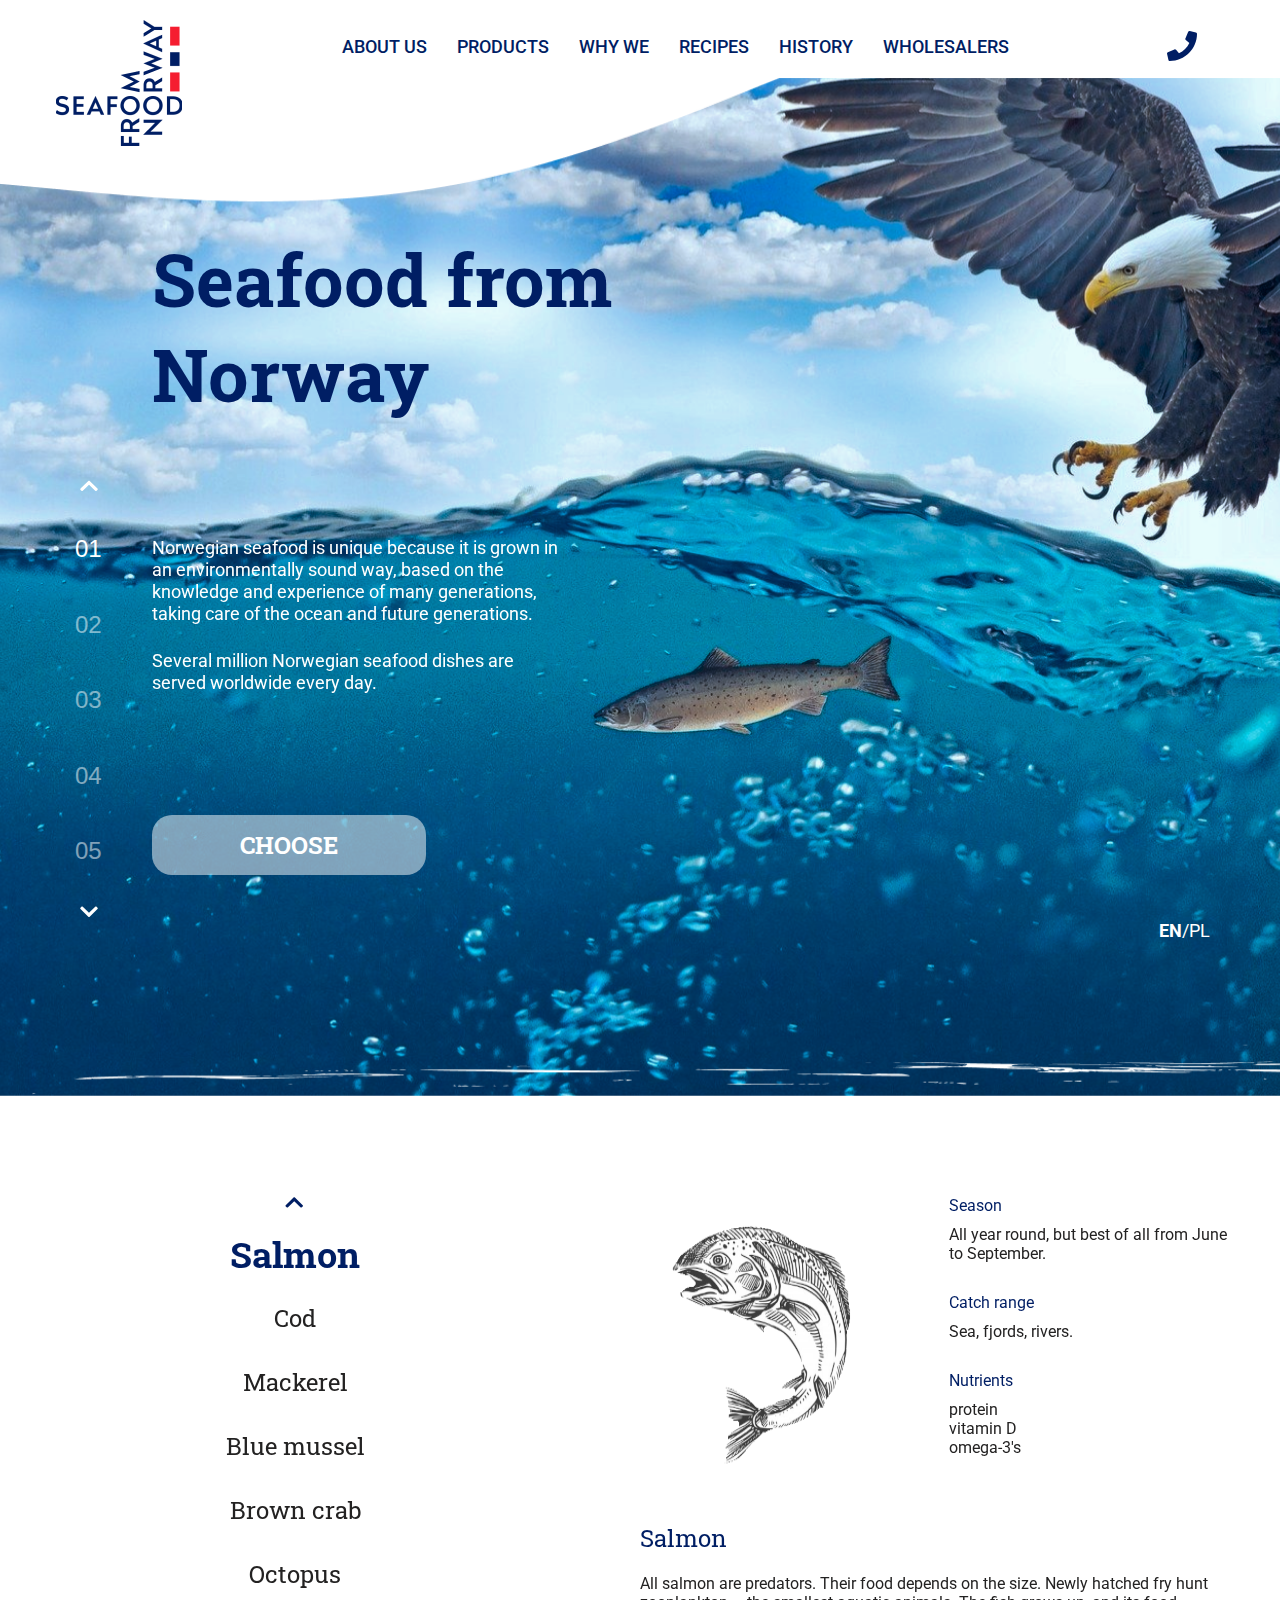
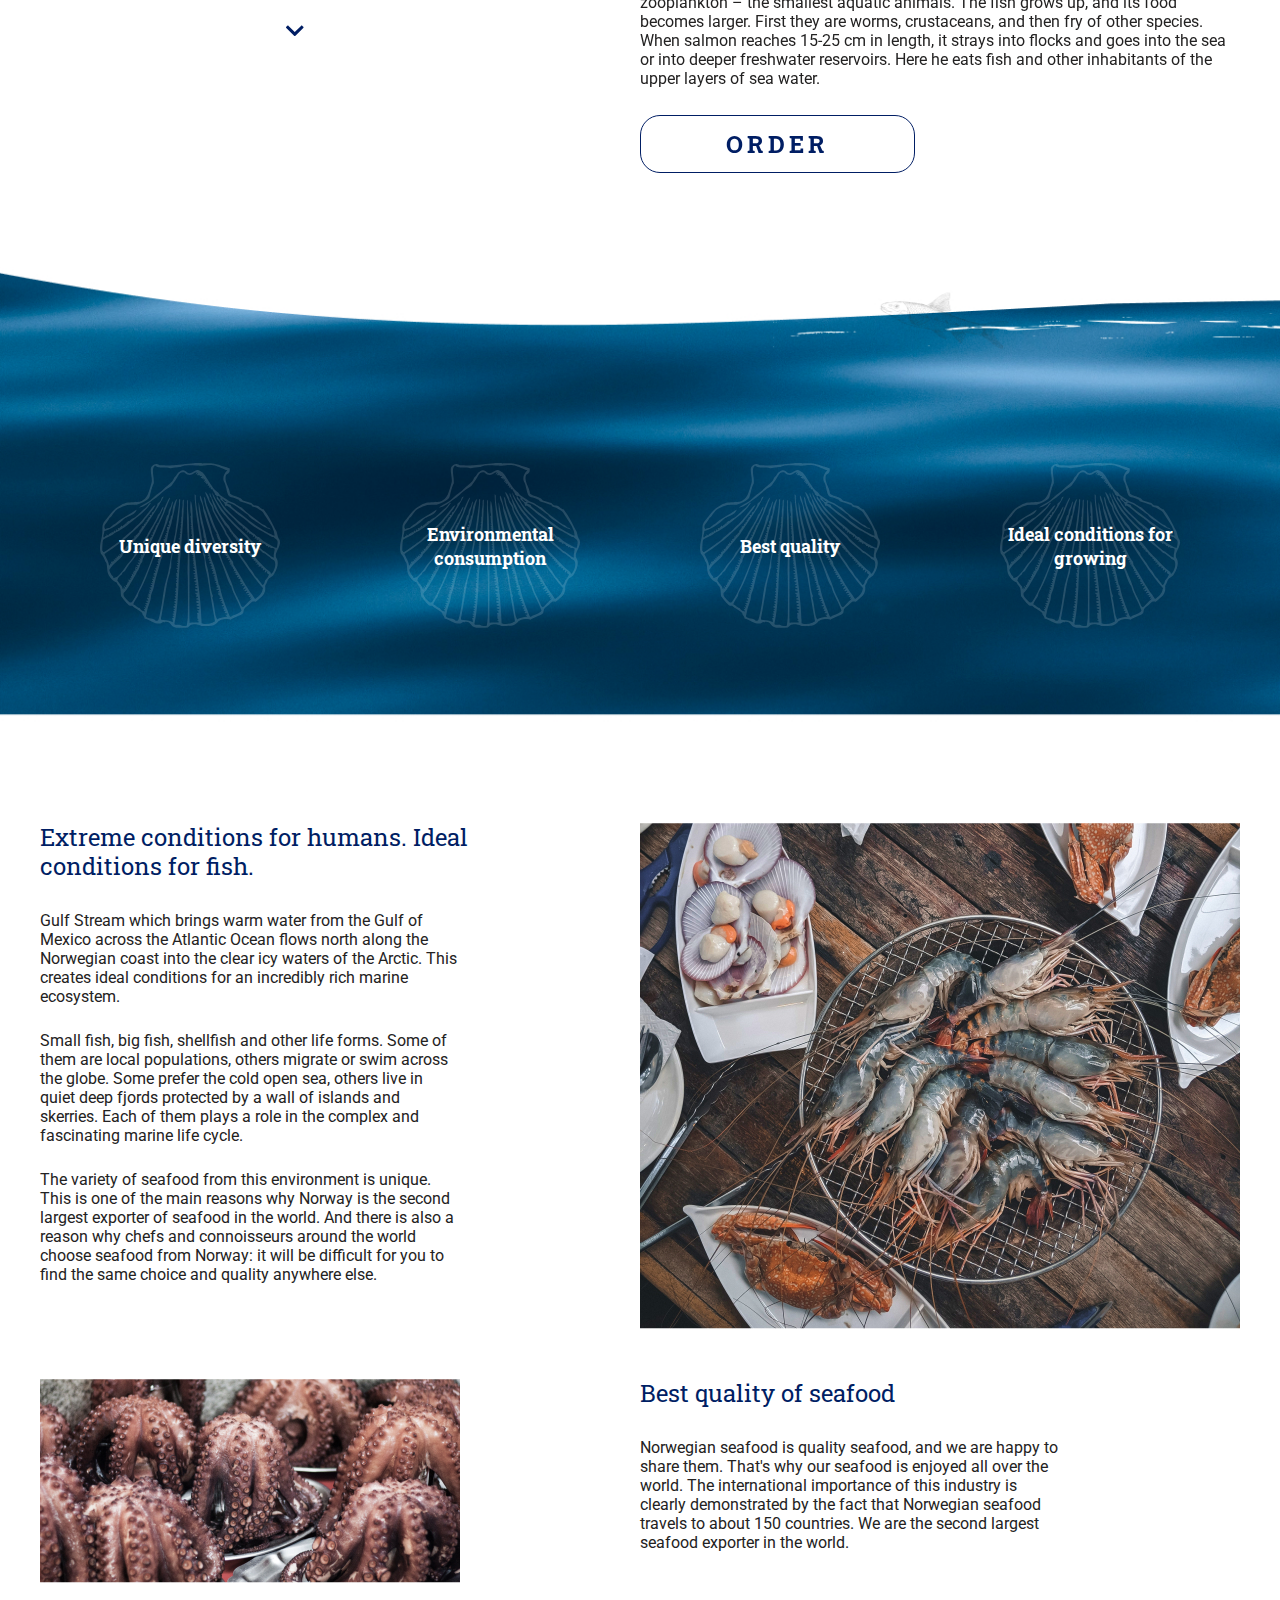
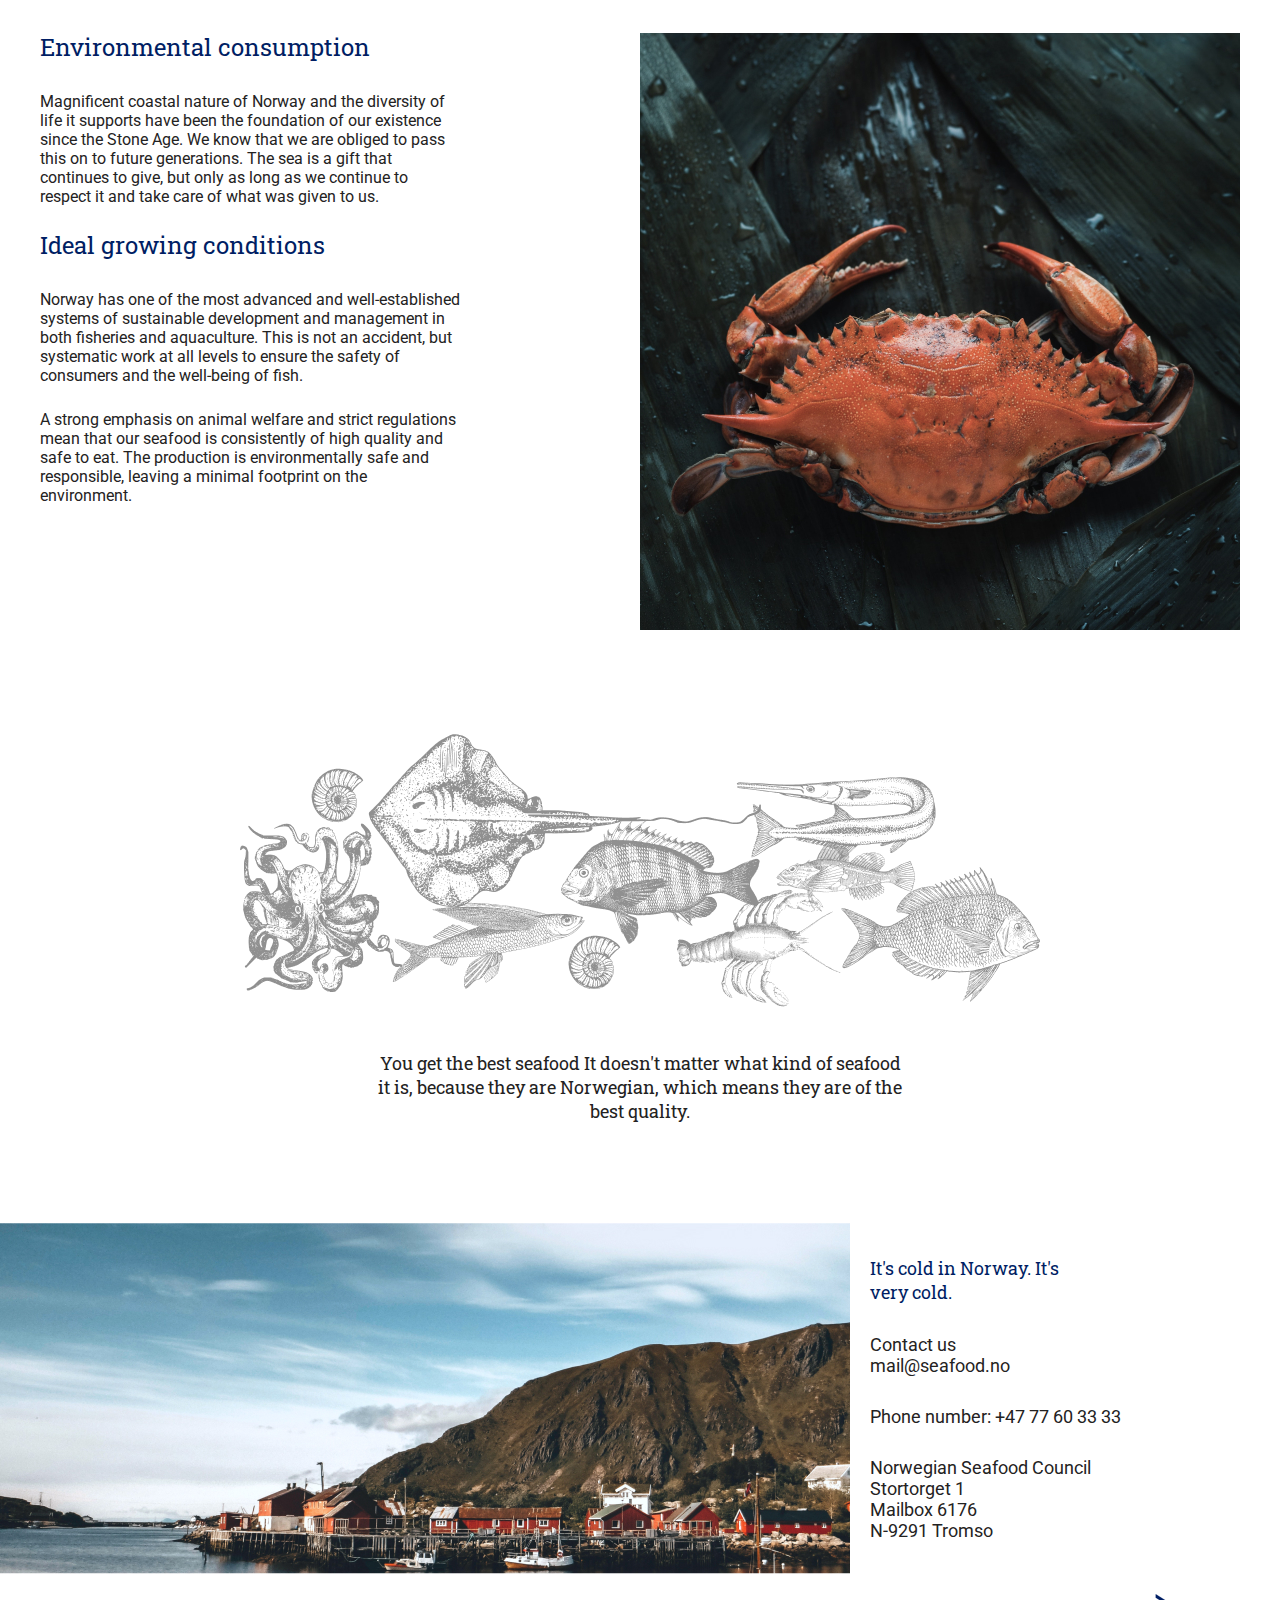
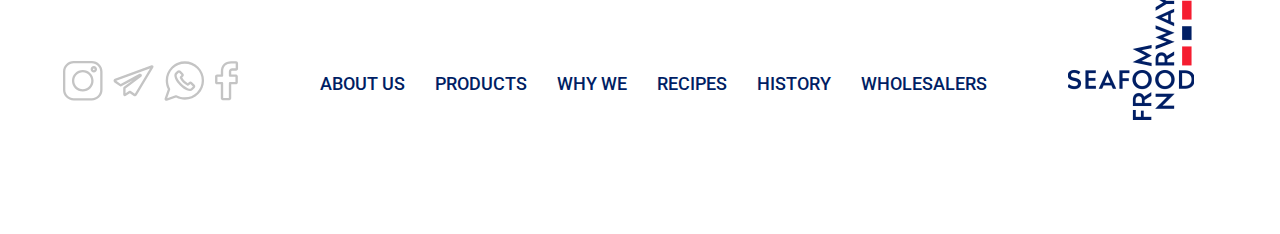
<file: index.html>
<!DOCTYPE html>
<html lang="en">
<head>
  <meta charset="UTF-8">
  <meta name="viewport" content="width=device-width, initial-scale=1.0">
  <meta http-equiv="X-UA-Compatible" content="ie=edge">
  <title>Seaproducts</title>
  <link rel="preconnect" href="https://fonts.googleapis.com">
  <link rel="preconnect" href="https://fonts.gstatic.com" crossorigin>
  <link href="https://fonts.googleapis.com/css2?family=Roboto+Slab:wght@400;700&family=Roboto:wght@400;500&display=swap" rel="stylesheet">
  <link rel="stylesheet" href="css/reset.css">
  <link rel="stylesheet" href="css/slick.css">
  <link rel="stylesheet" href="css/jquery.fancybox.css">
  <link rel="stylesheet" href="css/style.css">
</head>
<body>
  <header class="header">
    <div class="container">
      <div class="header__top">
        <a class="logo" href="#">
          <img class="logo__img" src="images/logo.png" alt="logo">
        </a>
        <nav class="menu">
          <button class="menu__btn">
            <span></span>
          </button>
          <ul class="menu__list">
            <li class="menu__item">
              <a class="menu__link" href="#about">ABOUT US</a>
            </li>
            <li class="menu__item">
              <a class="menu__link" href="#products">PRODUCTS</a>
            </li>
            <li class="menu__item">
              <a class="menu__link" href="#why">WHY WE</a>
            </li>
            <li class="menu__item">
              <a class="menu__link" href="#recipies">RECIPES</a>
            </li>
            <li class="menu__item">
              <a class="menu__link" href="#history">HISTORY</a>
            </li>
            <li class="menu__item">
              <a class="menu__link" href="#sales">WHOLESALERS</a>
            </li>
          </ul>
        </nav>
        <div class="phone">
          <a class="phone-link" href="tel:48999999999">
            <img class="phone_img" src="images/phone.svg" alt="phone">
          </a>
        </div>
      </div>
    </div>
    <div class="header-content">
      <div class="container">
        <h1 class="title">
          Seafood from Norway
        </h1>
        <div class="header-slider" id="history">
          <div class="header-slider__item">
            <p class="header-slider__text">
              Norwegian seafood is unique because it is grown in an environmentally sound way, based on the knowledge and experience of many generations, taking care of the ocean and future generations.
            </p>
            <p class="header-slider__text">
              Several million Norwegian seafood dishes are served worldwide every day.
            </p>
          </div> 
          <div class="header-slider__item">
            <p class="header-slider__text">
              The Norwegian coastal ecosystem boasts natural resources that are the envy of the entire world — a seafood lovers' paradise. To a great extent, a feat accomplished due to the respect and protectiveness the Norwegians bestow to maintain the fragile balance.
            </p>
          </div>
          <div class="header-slider__item">
            <p class="header-slider__text">
              The unique coastline runs from the edge of mainland Europe to the tip of the arctic, with beautiful fjords, bays, skerries, and islands scattered throughout. It truly is a distinct and special part of the world.
            </p>
          </div>
          <div class="header-slider__item">
            <p class="header-slider__text">
              As the country with the second-longest coastline, it is no surprise that Norway is a place that prides itself on its ability to fish. However, don't be confused; fishing in this part of the world is not for the uninitiated. 
            </p>
            <p class="header-slider__text">
              The freezing temperatures in Northern Norway can only be contrasted with the warm welcome with which the locals greet their guests.
            </p>
          </div>
          <div class="header-slider__item">
            <p class="header-slider__text">
              Along Norway's incredible 101,000km coastline, there is a variety of sea life not found anywhere else in the world. Much of this vast area is fished to supply people from around the world with a healthy and delicious option at mealtime.
            <p class="header-slider__text">
              Actually, describing Norwegian seafood as a single option doesn't do it justice. The array of possibilities with this cuisine are endless, with something to suit virtually all tastes.
            </p>
          </div>   
        </div>
        <a class="header__content-btn" href="#products">CHOOSE</a>
        <div class="header__content-box">
          <a class="header__content-link header__content-link--active" href="#">EN</a>/
          <a class="header__content-link" href="index-pl.html">PL</a>
        </div>
      </div>
    </div>
  </header>
  <main class="main">
    <section class="product" id="products">
      <div class="container">
        <div class="product__inner">
          <div class="product__name">
            <h3 class="product__name-item">Salmon</h3>
            <h3 class="product__name-item">Cod</h3>
            <h3 class="product__name-item">Mackerel</h3>
            <h3 class="product__name-item">Blue mussel</h3>
            <h3 class="product__name-item">Brown crab</h3>
            <h3 class="product__name-item">Octopus</h3>
            <h3 class="product__name-item">Shrimp</h3>
            <h3 class="product__name-item">King scallop</h3>
          </div>
          <div class="product__content">
            <div class="product__content-element">
              <div class="product__content-box">
                <img class="product__content-img" src="images/product4-salmon.png" alt="">
                <ul class="product__content-list">
                  <li class="product__content-item">
                    <span>Season</span>
                    All year round, but best of all from June to September.
                  </li>
                  <li class="product__content-item">
                    <span>Сatch range</span>
                    Sea, fjords, rivers.
                  </li>
                  <li class="product__content-item">
                    <span>Nutrients</span>
                    protein<br>
                    vitamin D<br>
                    omega-3's<br>
                  </li>
                </ul>
              </div>
              <h3 class="product__content-title">Salmon</h3>
              <p class="product__content-text">
                All salmon are predators. Their food depends on the size. Newly hatched fry hunt zooplankton – the smallest aquatic animals. The fish grows up, and its food becomes larger. First they are worms, crustaceans, and then fry of other species.
                When salmon reaches 15-25 cm in length, it strays into flocks and goes into the sea or into deeper freshwater reservoirs. Here he eats fish and other inhabitants of the upper layers of sea water.
              </p>
              <button class="product__content-btn">ORDER</button>
            </div>
            
            <div class="product__content-element">
              <div class="product__content-box">
                <img class="product__content-img" src="images/product5-cod.png" alt="">
                <ul class="product__content-list">
                  <li class="product__content-item">
                    <span>Season</span>
                    Between January and April.
                  </li>
                  <li class="product__content-item">
                    <span>Сatch range</span>
                    fjords and coastal areas.
                  </li>
                  <li class="product__content-item">
                    <span>Nutrients</span>
                    protein <br>
                    vitamin B6, B12 <br>
                    phosphorus, selenium, potassium, niacin<br>
                    omega-3's<br>
                  </li>
                </ul>
              </div>
              <h3 class="product__content-title">Cod</h3>
              <p class="product__content-text">
                Some of the best fish the ocean has to offer is the Norwegian cod. Every winter, this Atlantic cod migrates from the Barents Sea to its spawning grounds off Norway's northern coast.
                The world's largest cod stock is in Norwegian waters. An enormous fish stock that has been the means of existence for people along the coast for thousands of years – not just as food, but also as trading goods.
              </p>
              <button class="product__content-btn">ORDER</button>
            </div> 

            <div class="product__content-element">
              <div class="product__content-box">
                <img class="product__content-img" src="images/product6-mackerel.png" alt="">
                <ul class="product__content-list">
                  <li class="product__content-item">
                    <span>Season</span>
                    Between May and November.
                  </li>
                  <li class="product__content-item">
                    <span>Сatch range</span>
                    North sea, the Norwegian Sea and Skagerrak. 
                  </li>
                  <li class="product__content-item">
                    <span>Nutrients</span>
                    protein <br>
                    vitamin B12 and D <br>
                    iodine<br>
                    Omega-3's
                  </li>
                </ul>
              </div>
              <h3 class="product__content-title">Mackerel</h3>
              <p class="product__content-text">
                Swimming freely and feeding in the cold, clear waters of the Norwegian coastline, our mackerel has become a common and much sought - after catch. 
                The mackerel is constantly on the move to keep it from sinking as it has no swimming bladder. This bladder is a lung-like organ filled with gas, common to most fish to help to keep them at stable depths without exerting muscle power.
              </p>
              <button class="product__content-btn">ORDER</button>
            </div> 

            <div class="product__content-element">
              <div class="product__content-box">
                <img class="product__content-img" src="images/product7-mussel.png" alt="">
                <ul class="product__content-list">
                  <li class="product__content-item">
                    <span>Season</span>
                    During Autumn and Winter.
                  </li>
                  <li class="product__content-item">
                    <span>Сatch range</span>
                    Along the Norwegian coast.
                  </li>
                  <li class="product__content-item">
                    <span>Nutrients</span>
                    protein<br>
                    vitamin B12<br>
                    iodine<br>
                    selenium
                  </li>
                </ul>
              </div>
              <h3 class="product__content-title">Blue mussel</h3>
              <p class="product__content-text">
                As the blue mussels are found in plenty along the Norwegian coastline, anyone can gather a tasty meal. Keep in mind though that you should always follow the official advice of Norwegian authorities if harvesting solo. Algae consumed by blue mussels can contain contaminants that are harmful for humans.
              </p>
              <button class="product__content-btn">ORDER</button>
            </div> 

            <div class="product__content-element">
              <div class="product__content-box">
                <img class="product__content-img" src="images/product.png" alt="">
                <ul class="product__content-list">
                  <li class="product__content-item">
                    <span>Season</span>
                    All year round, but best of all in autumn.
                  </li>
                  <li class="product__content-item">
                    <span>Сatch range</span>
                    Along the Norwegian coast.
                  </li>
                  <li class="product__content-item">
                    <span>Nutrients</span>
                    protein<br>
                    vitamin B12<br>
                    selenium<br>
                  </li>
                </ul>
              </div>
              <h3 class="product__content-title">Brown crab</h3>
              <p class="product__content-text">
                To catch brown crabs, you won't need more than a flashlight and quick reflexes - the last thing brown crabs see is a flash and a shooting hand. But you have to act fast: after a second or two, the crab realizes what's going on and uses its claws to pinch you withall its might, and it won't let you go easily. Thus, catching crabs not only provides delicious food, but also causes an adrenaline rush.
              </p>
              <button class="product__content-btn">ORDER</button>
            </div> 

            <div class="product__content-element">
              <div class="product__content-box">
                <img class="product__content-img" src="images/product2-octopus.png" alt="">
                <ul class="product__content-list">
                  <li class="product__content-item">
                    <span>Season</span>
                    All year round.
                  </li>
                  <li class="product__content-item">
                    <span>Сatch range</span>
                    Along the Norwegian coast.
                  </li>
                  <li class="product__content-item">
                    <span>Nutrients</span>
                    potassium, sodium, phosphorus <br>
                    vitamin B4, B12 <br>
                    omega-3's<br>
                  </li>
                </ul>
              </div>
              <h3 class="product__content-title">Octopus</h3>
              <p class="product__content-text">
                This territorial solitary dwells on rocky, sandy and muddy formations overgrown with corals or algae, near the coastline.
                Some octopuses can be found in shallow water in warm weather, but most of them are at a depth of 100 to 150 meters. In winter, it retreats deeper into these areas of reservoirs and hides in burrows or crevices between rocks.
              </p>
              <button class="product__content-btn">ORDER</button>
            </div> 

            <div class="product__content-element">
              <div class="product__content-box">
                <img class="product__content-img" src="images/product8-shrimp.png" alt="">
                <ul class="product__content-list">
                  <li class="product__content-item">
                    <span>Season</span>
                    All year round, but best of all in autumn.
                  </li>
                  <li class="product__content-item">
                    <span>Сatch range</span>
                    Along the Norwegian coast.
                  </li>
                  <li class="product__content-item">
                    <span>Nutrients</span>
                    protein <br>
                    vitamins A, D, E, B3 and B12 <br>
                    minerals: calcium and selenium<br>
                  </li>
                </ul>
              </div>
              <h3 class="product__content-title">Shrimp</h3>
              <p class="product__content-text">
                The optimal time of day for successful shrimp fishing is considered to be the evening and night hours. As an additional bait, the light of a flashlight is used, which at night attracts marine prey by reflections on the water. An additional feature contributing to an increase in the catch is the ebb. Therefore, it is desirable to know the time of their onset.
              </p>
              <button class="product__content-btn">ORDER</button>
            </div> 

            <div class="product__content-element">
              <div class="product__content-box">
                <img class="product__content-img" src="images/product9-scallop.png" alt="">
                <ul class="product__content-list">
                  <li class="product__content-item">
                    <span>Season</span>
                    All year round.
                  </li>
                  <li class="product__content-item">
                    <span>Сatch range</span>
                    From the outer Oslo fjord to Nordland.
                  </li>
                  <li class="product__content-item">
                    <span>Nutrients</span>
                    protein<br>
                    vitamin B12<br>
                    zink<br>
                    Omega-3's
                  </li>
                </ul>
              </div>
              <h3 class="product__content-title">King scallop</h3>
              <p class="product__content-text">
                A scallop from Norway is a hand-picked delicacy – literally. In Norway, this exclusive and tasty mollusc is only harvested manually by divers, making Norwegian scallop one of the most ecologically friendly seafoods in the world. With a meaty and firm texture, it is also perfect for those who are just starting out in the world of sea molluscs.
              </p>
              <button class="product__content-btn">ORDER</button>
            </div>

          </div>
        </div>
      </div>
    </section>
    <div class="seafood-box" id="why">
      <div class="container">
        <div class="seafood-box__items">
          <div class="seafood-box__item">Unique diversity</div>
          <div class="seafood-box__item">Environmental consumption</div>
          <div class="seafood-box__item">Best quality</div>
          <div class="seafood-box__item">Ideal conditions for growing</div>
        </div>
      </div>
    </div>
    <div class="seafood">
      <div class="container">
        <div class="seafood__items" id="recipies">
          <div class="seafood__item">
            <div class="seafood__item-content">
              <h3 class="seafood__item-title">
                Extreme conditions for humans. Ideal conditions for fish.
              </h3> 
              <p class="seafood__item-text">
                Gulf Stream which brings warm water from the Gulf of Mexico across the Atlantic Ocean flows north along the Norwegian coast into the clear icy waters of the Arctic. This creates ideal conditions for an incredibly rich marine ecosystem.
              </p>
              <p class="seafood__item-text">
                Small fish, big fish, shellfish and other life forms. Some of them are local populations, others migrate or swim across the globe. Some prefer the cold open sea, others live in quiet deep fjords protected by a wall of islands and skerries. Each of them plays a role in the complex and fascinating marine life cycle.
              </p>
              <p class="seafood__item-text">
                The variety of seafood from this environment is unique. This is one of the main reasons why Norway is the second largest exporter of seafood in the world. And there is also a reason why chefs and connoisseurs around the world choose seafood from Norway: it will be difficult for you to find the same choice and quality anywhere else.
              </p>      
            </div>
            <img class="seafood__item-img" src="images/seafoodimg-1.jpg" alt="">
          </div>

          <div class="seafood__item seafood__item--text-right">
            <img class="seafood__item-img" src="images/seafoodimg-2.jpg" alt="">
            <div class="seafood__item-content">
              <h3 class="seafood__item-title">
                Best  quality of seafood
              </h3> 
              <p class="seafood__item-text">
                Norwegian seafood is quality seafood, and we are happy to share them.
                That's why our seafood is enjoyed all over the world. The international importance of this industry is clearly demonstrated by the fact that Norwegian seafood travels to about 150 countries. We are the second largest seafood exporter in the world.
              </p>  
            </div>
          </div>

          <div class="seafood__item">
            <div class="seafood__item-content">
              <h3 class="seafood__item-title">
                Environmental consumption
              </h3> 
              <p class="seafood__item-text">
                Magnificent coastal nature of Norway and the diversity of life it supports have been the foundation of our existence since the Stone Age. We know that we are obliged to pass this on to future generations. The sea is a gift that continues to give, but only as long as we continue to respect it and take care of what was given to us.
              </p>
              <h3 class="seafood__item-title">
                Ideal growing conditions
              </h3> 
              <p class="seafood__item-text">
                Norway has one of the most advanced and well-established systems of sustainable development and management in both fisheries and aquaculture. This is not an accident, but systematic work at all levels to ensure the safety of consumers and the well-being of fish.
              </p>
              <p class="seafood__item-text">
                A strong emphasis on animal welfare and strict regulations mean that our seafood is consistently of high quality and safe to eat. The production is environmentally safe and responsible, leaving a minimal footprint on the environment.
              </p>
            </div>
            <div class="seafood__item-img">
              <img src="images/seafoodimg-3.jpg" alt="">
            </div>
          </div>
        </div>
        <blockquote class="seafood__blockquote"  id="about">
          <img class="seafood__blockquote-img" src="images/blockquote.png" alt="">
          <p class="seafood__blockquote-text">
            You get the best seafood
            It doesn't matter what kind of seafood it is, because they are Norwegian,
            which means they are of the best quality.
          </p>
        </blockquote>
      </div>
    </div>
    <div class="contacts" id="sales">
      <div class="container">
        <div class="contacts__box">
          <p class="contacts__box-text">
            It's cold in Norway.
            It's very cold.
          </p>
          <ul class="contacts__box-list">
            <li class="contacts__box-item">
              <span>Contact us</span>
              <a href="mailto:mail@seafood.no">mail@seafood.no</a>
            </li>
            <li class="contacts__box-item">
              <a href="tel:+47 77 60 33 33">Phone number: +47 77 60 33 33</a>
            </li>
            <li class="contacts__box-item">
              <span>Norwegian Seafood Council</span>
              Stortorget 1 <br>
              Mailbox 6176 <br>
              N-9291 Tromso
            </li>
          </ul>
        </div>
      </div>
    </div> 
  </main>
  <footer class="footer">
    <div class="container">
      <div class="footer__inner">
        <ul class="footer-social__list">
          <li class="footer-social__item">
            <a href="https://www.instagram.com/" target="_blank" class="footer-social__link">
              <svg width="40" height="41" viewBox="0 0 40 41" fill="none" xmlns="http://www.w3.org/2000/svg">
                <path d="M28.8285 0.949219H10.7C4.79993 0.949219 0 5.74915 0 11.6492V29.778C0 35.6778 4.79993 40.4777 10.7 40.4777H28.8288C34.7286 40.4777 39.5285 35.6778 39.5285 29.778V11.6492C39.5285 5.74915 34.7286 0.949219 28.8285 0.949219V0.949219ZM37.2112 29.778C37.2112 34.4 33.4508 38.1604 28.8285 38.1604H10.7C6.07772 38.1604 2.31733 34.4 2.31733 29.778V11.6492C2.31733 7.02693 6.07772 3.26655 10.7 3.26655H28.8288C33.4508 3.26655 37.2112 7.02693 37.2112 11.6492V29.778Z" fill="#C4C4C4"/>
                <path d="M19.7623 9.90527C13.8025 9.90527 8.95404 14.7538 8.95404 20.7136C8.95404 26.6734 13.8025 31.5218 19.7623 31.5218C25.7221 31.5218 30.5706 26.6734 30.5706 20.7136C30.5706 14.7538 25.7221 9.90527 19.7623 9.90527ZM19.7623 29.2045C15.0806 29.2045 11.2714 25.3956 11.2714 20.7136C11.2714 16.0318 15.0806 12.2226 19.7623 12.2226C24.4443 12.2226 28.2533 16.0318 28.2533 20.7136C28.2533 25.3956 24.4443 29.2045 19.7623 29.2045Z" fill="#C4C4C4"/>
                <path d="M30.8304 6.06665C29.0692 6.06665 27.6367 7.49945 27.6367 9.26037C27.6367 11.0216 29.0692 12.4544 30.8304 12.4544C32.5917 12.4544 34.0245 11.0216 34.0245 9.26037C34.0245 7.49915 32.5917 6.06665 30.8304 6.06665ZM30.8304 10.1368C30.3473 10.1368 29.954 9.7435 29.954 9.26037C29.954 8.77694 30.3473 8.38398 30.8304 8.38398C31.3139 8.38398 31.7071 8.77694 31.7071 9.26037C31.7071 9.7435 31.3139 10.1368 30.8304 10.1368Z" fill="#C4C4C4"/>
                </svg>
            </a>
          </li>
          <li class="footer-social__item">
            <a href="https://telegram.org/" target="_blank" class="footer-social__link">
              <svg width="41" height="32" viewBox="0 0 41 32" fill="none" xmlns="http://www.w3.org/2000/svg">
                <path d="M40.1983 0.801981C39.8065 0.317828 39.1568 0.138283 38.5791 0.353737L1.88723 13.8038C1.1542 14.0741 0.639673 14.7294 0.544153 15.5142C0.449549 16.2952 0.788904 17.053 1.4255 17.4892L6.67024 21.1209C7.17836 21.4729 7.83174 21.5107 8.37586 21.2194L19.7528 15.1337L10.8859 21.8496C10.4697 22.1651 10.221 22.6681 10.221 23.195V29.4159C10.221 30.0576 10.5679 30.6455 11.1264 30.9507C11.6858 31.2559 12.3615 31.2256 12.8928 30.8702L16.8774 28.1891L20.7959 30.8993C21.1392 31.138 21.5481 31.2637 21.9607 31.2637C22.1002 31.2637 22.2403 31.2491 22.3782 31.22C22.9285 31.1036 23.4152 30.7588 23.714 30.274L40.3146 2.50704C40.6378 1.97243 40.5914 1.2883 40.1983 0.801981ZM21.8732 28.7655L17.8152 25.9587C17.533 25.7631 17.2076 25.6653 16.8826 25.6653C16.5646 25.6653 16.2463 25.7591 15.9677 25.9467L12.5659 28.2355V23.546L28.2229 11.6871C28.9221 11.1574 29.0982 10.1934 28.6322 9.44491C28.1659 8.6964 27.2323 8.44348 26.4605 8.85644L7.64955 18.9187L3.21352 15.8469L37.0016 3.46142L21.8732 28.7655Z" fill="#C4C4C4"/>
                </svg>
            </a>
          </li>
          <li class="footer-social__item">
            <a href="https://www.whatsapp.com/" target="_blank" class="footer-social__link">
              <svg width="41" height="40" viewBox="0 0 41 40" fill="none" xmlns="http://www.w3.org/2000/svg">
                <path d="M34.4426 5.95532C30.8218 2.33456 26.0089 0.34082 20.8881 0.34082C20.8878 0.34082 20.8866 0.34082 20.8863 0.34082C18.3537 0.341122 15.8855 0.83149 13.551 1.79865C11.2162 2.76582 9.12442 4.16424 7.33334 5.95532C3.71288 9.57578 1.71914 14.3896 1.71914 19.5098C1.71914 22.5633 2.4559 25.5978 3.85191 28.3014L0.629839 37.5062C0.402749 38.1555 0.563491 38.8612 1.05024 39.3477C1.39072 39.6885 1.83887 39.8694 2.29968 39.8694C2.49722 39.8694 2.69686 39.8362 2.89168 39.7681L12.0965 36.5463C14.8001 37.9423 17.8346 38.6791 20.8881 38.6791C26.0083 38.6791 30.8218 36.685 34.4426 33.0646C38.0631 29.4441 40.0571 24.6303 40.0571 19.5101C40.0571 14.3896 38.0634 9.57578 34.4426 5.95532ZM32.8032 31.4252C29.6207 34.6081 25.3889 36.3605 20.8881 36.3605C18.1347 36.3605 15.3994 35.6796 12.9777 34.3906C12.5386 34.1572 12.0196 34.1171 11.5536 34.2803L3.19085 37.2071L6.11798 28.8443C6.28113 28.3777 6.24072 27.8587 6.0073 27.4199C4.71865 24.9988 4.03738 22.2635 4.03738 19.5098C4.03738 15.009 5.79016 10.7773 8.97273 7.59471C12.155 4.41244 16.3861 2.65966 20.8866 2.65906H20.8881C25.3892 2.65906 29.6207 4.41184 32.8032 7.59471C35.9861 10.7773 37.7389 15.0087 37.7389 19.5098C37.7389 24.0109 35.9861 28.2426 32.8032 31.4252Z" fill="#C4C4C4"/>
                <path d="M28.0123 21.2221C27.1305 20.3403 25.6956 20.3403 24.8137 21.2221L23.8493 22.1866C21.4544 20.8817 19.5165 18.9437 18.2113 16.5489L19.1757 15.5844C20.0578 14.7026 20.0578 13.2677 19.1757 12.3859L16.5767 9.78685C15.6949 8.90503 14.26 8.90503 13.3781 9.78685L11.2991 11.8659C10.1081 13.0569 10.0487 15.1043 11.1317 17.6312C12.072 19.8252 13.7928 22.2366 15.9772 24.421C18.1615 26.6053 20.5729 28.3261 22.7669 29.2665C23.9675 29.781 25.0595 30.0376 26.0032 30.0376C27.0457 30.0376 27.907 29.7243 28.5322 29.0991L30.6113 27.0197V27.02C31.0386 26.5927 31.2739 26.0248 31.2739 25.4207C31.2739 24.8164 31.0386 24.2485 30.6113 23.8214L28.0123 21.2221ZM26.8928 27.4597C26.5529 27.7996 25.5077 27.9187 23.6804 27.1358C21.7509 26.3089 19.5973 24.7624 17.6165 22.7816C15.6358 20.8008 14.0896 18.6476 13.2626 16.718C12.4794 14.8908 12.5986 13.8452 12.9384 13.5053L14.9777 11.466L17.4965 13.9851L16.2893 15.1927C15.7434 15.7385 15.6116 16.5664 15.9618 17.2527C17.549 20.365 20.0331 22.8492 23.1454 24.4364C23.8321 24.7865 24.6599 24.655 25.2058 24.1089L26.413 22.9016L28.9321 25.4207L26.8928 27.4597Z" fill="#C4C4C4"/>
                </svg>
            </a>
          </li>
          <li class="footer-social__item">
            <a href="https://www.facebook.com/" target="_blank" class="footer-social__link">
              <svg width="24" height="40" viewBox="0 0 24 40" fill="none" xmlns="http://www.w3.org/2000/svg">
                <path d="M14.2638 39.2637H7.77447C6.69054 39.2637 5.8088 38.4151 5.8088 37.3719V23.2848H2.02277C0.938836 23.2848 0.0570984 22.4359 0.0570984 21.393V15.3567C0.0570984 14.3135 0.938836 13.4649 2.02277 13.4649H5.8088V10.4421C5.8088 7.44495 6.78669 4.89498 8.63642 3.06834C10.4945 1.23338 13.0912 0.263672 16.1457 0.263672L21.0948 0.271408C22.1769 0.273193 23.0571 1.1218 23.0571 2.16321V7.76779C23.0571 8.81099 22.1757 9.65959 21.092 9.65959L17.7599 9.66078C16.7436 9.66078 16.4849 9.85686 16.4295 9.91697C16.3383 10.0166 16.2298 10.2984 16.2298 11.0765V13.4646H20.8416C21.1888 13.4646 21.5252 13.547 21.8143 13.7024C22.4378 14.0377 22.8255 14.6718 22.8255 15.357L22.8231 21.3933C22.8231 22.4359 21.9413 23.2845 20.8574 23.2845H16.2298V37.3719C16.2298 38.4151 15.3478 39.2637 14.2638 39.2637ZM8.18442 36.9773H13.8539V22.2613C13.8539 21.5647 14.4428 20.9982 15.1663 20.9982H20.4474L20.4496 15.7513H15.166C14.4425 15.7513 13.8539 15.1847 13.8539 14.4882V11.0765C13.8539 10.1833 13.9482 9.16745 14.6487 8.40395C15.4952 7.48096 16.8293 7.37444 17.7593 7.37444L20.6815 7.37325V2.55716L16.1439 2.55002C11.2349 2.55002 8.18442 5.57428 8.18442 10.4421V14.4882C8.18442 15.1844 7.59577 15.7513 6.87233 15.7513H2.43272V20.9982H6.87233C7.59577 20.9982 8.18442 21.5647 8.18442 22.2613V36.9773ZM21.0902 2.55775H21.0905H21.0902Z" fill="#C4C4C4"/>
                </svg>
            </a>
          </li>
        </ul>
        <nav class="menu">
          <ul class="menu__list">
            <li class="menu__item">
              <a class="menu__link" href="#about">ABOUT US</a>
            </li>
            <li class="menu__item">
              <a class="menu__link" href="#products">PRODUCTS</a>
            </li>
            <li class="menu__item">
              <a class="menu__link" href="#why">WHY WE</a>
            </li>
            <li class="menu__item">
              <a class="menu__link" href="#recipies">RECIPES</a>
            </li>
            <li class="menu__item">
              <a class="menu__link" href="#history">HISTORY</a>
            </li>
            <li class="menu__item">
              <a class="menu__link" href="#sales">WHOLESALERS</a>
            </li>
          </ul>
        </nav>
        <a class="logo" href="#">
          <img class="logo__img" src="images/logo.png" alt="logo">
        </a>
      </div>
    </div>
  </footer>

  <script src="https://ajax.googleapis.com/ajax/libs/jquery/3.4.1/jquery.min.js"></script>
  <script src="js/slick.min.js"></script>
  <script src="js/jquery.fancybox.min.js"></script>
  <script src="js/main.js"></script>
</body>
</html>
</file>
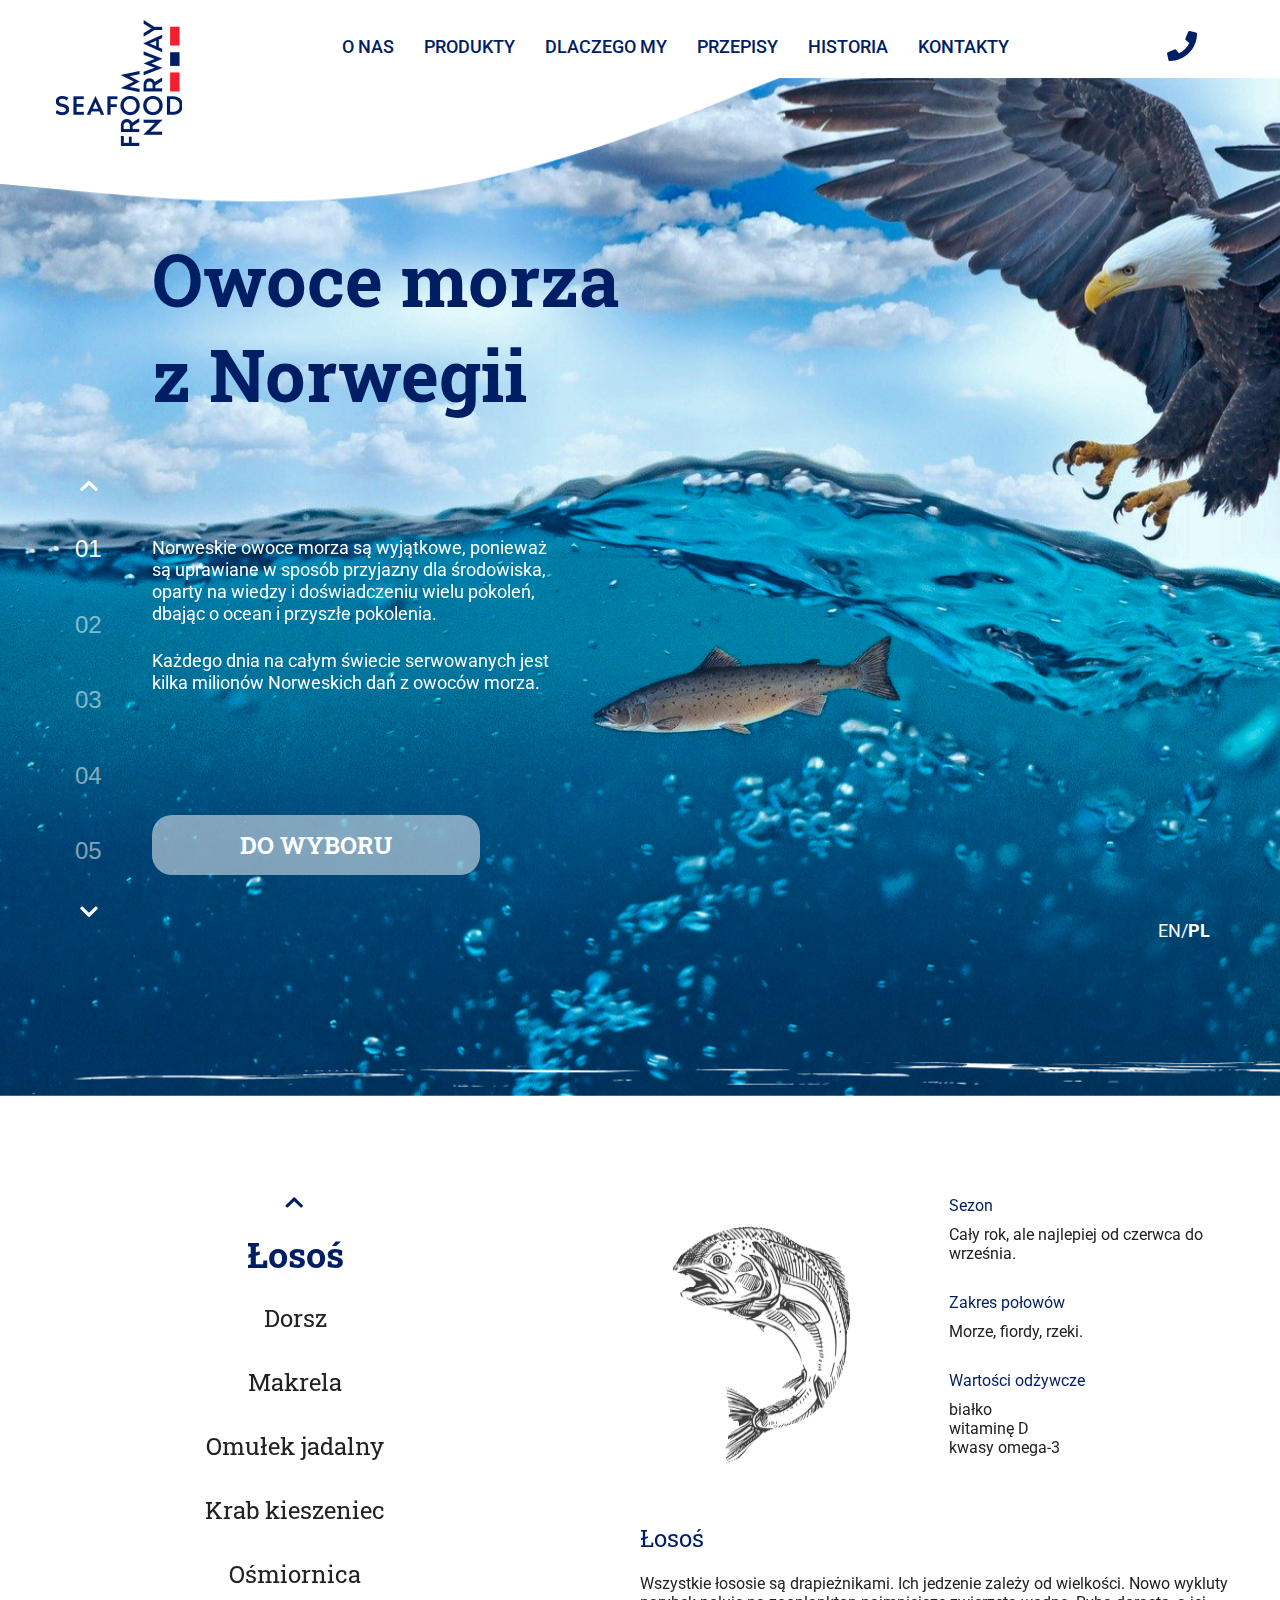
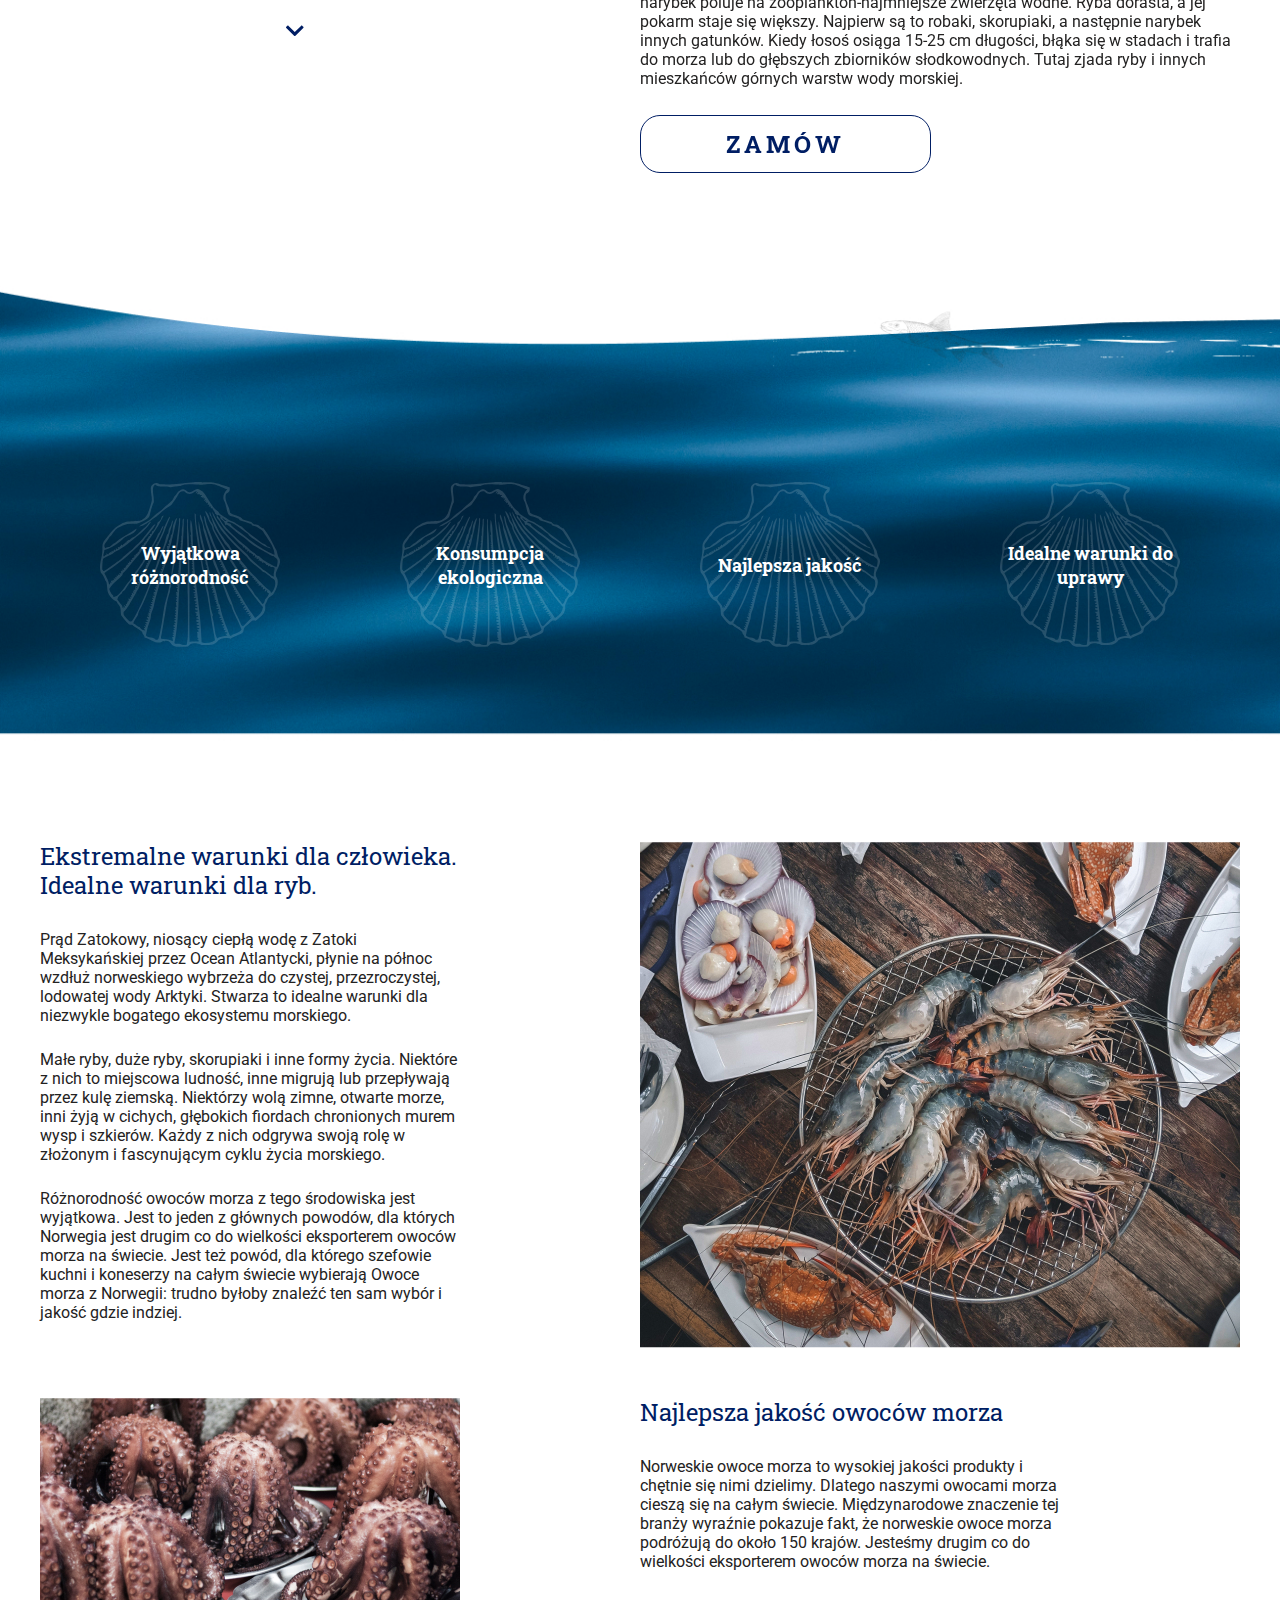
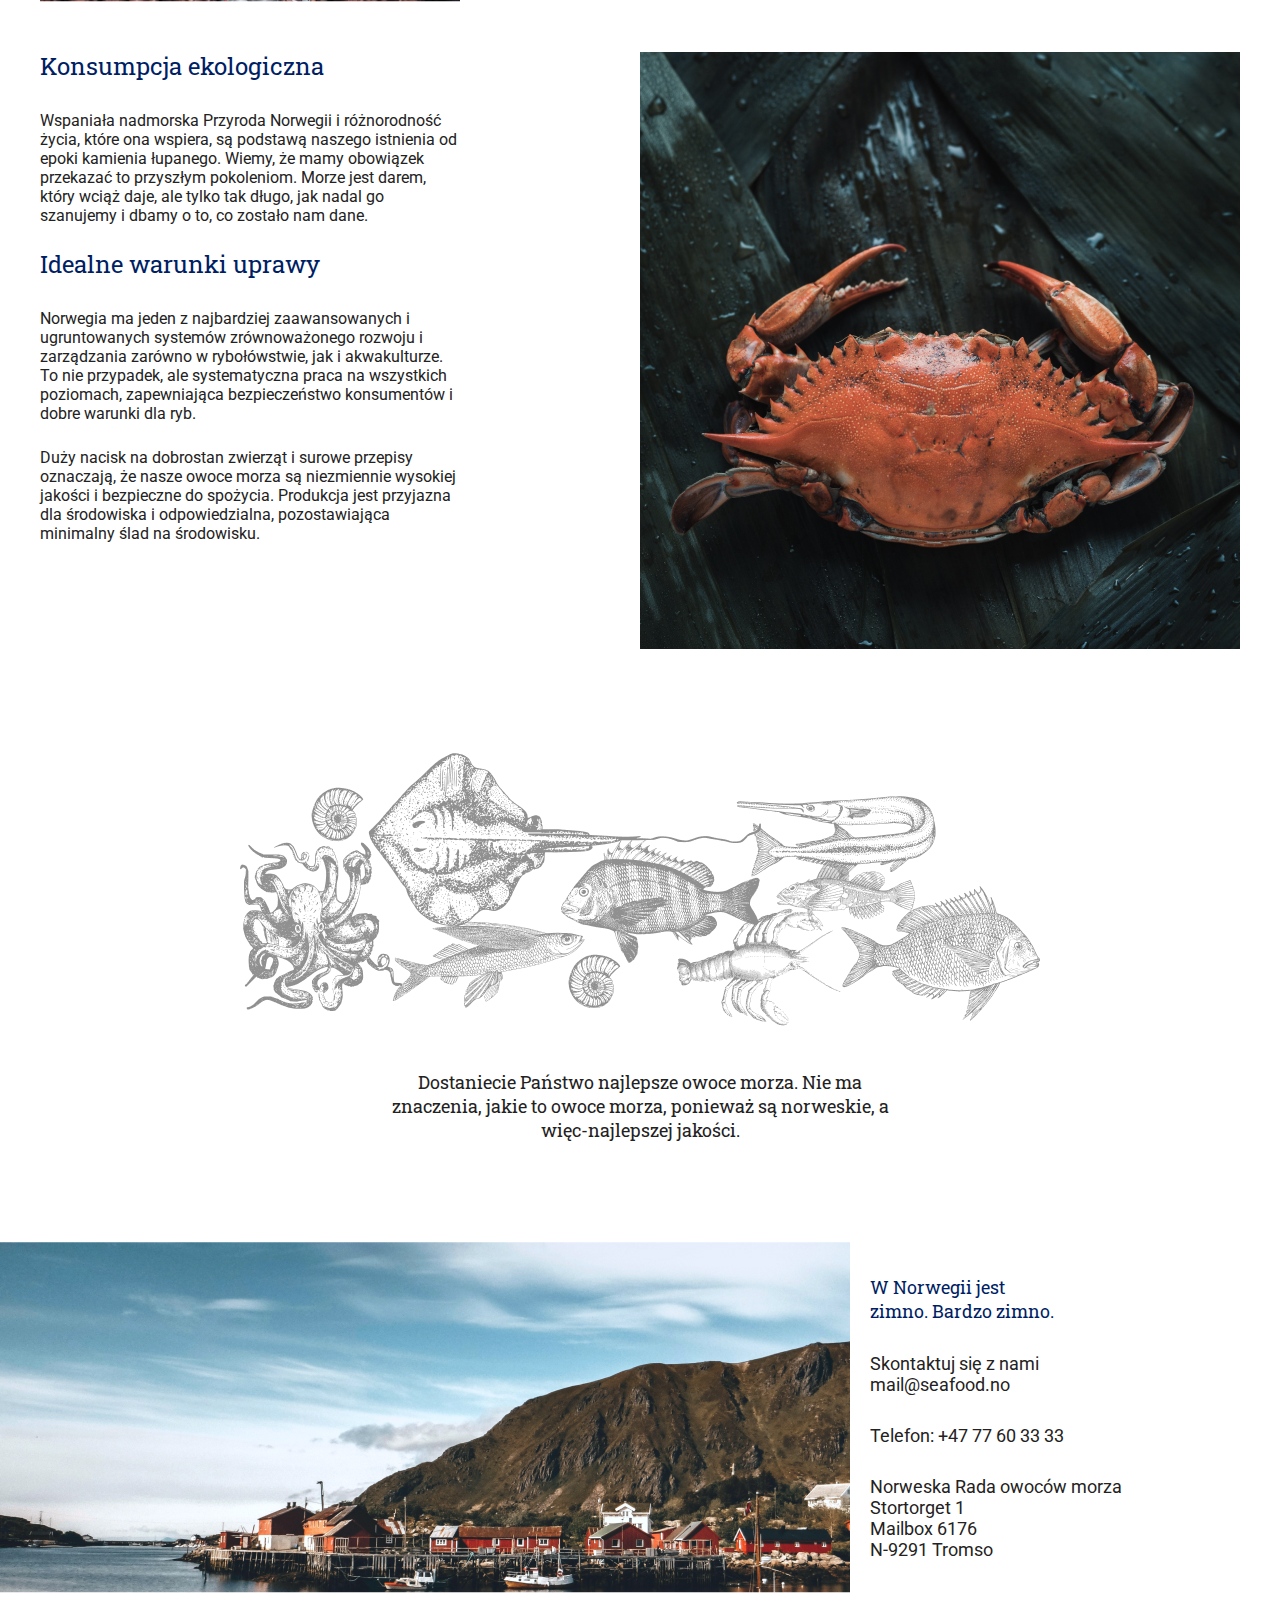
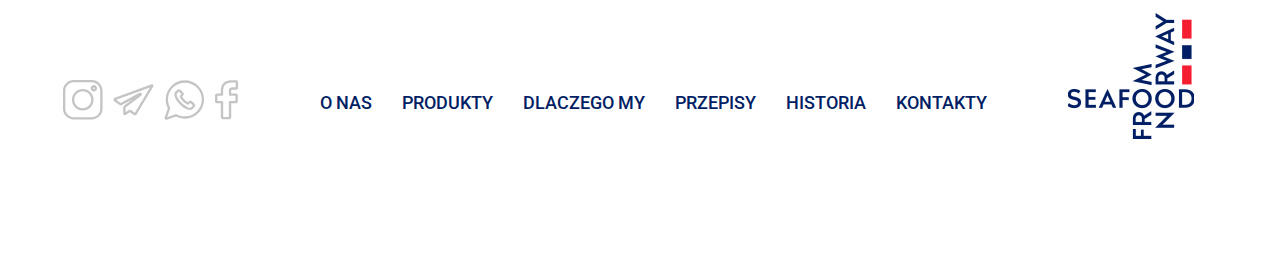
<file: index-pl.html>
<!DOCTYPE html>
<html lang="pl">
<head>
  <meta charset="UTF-8">
  <meta name="viewport" content="width=device-width, initial-scale=1.0">
  <meta http-equiv="X-UA-Compatible" content="ie=edge">
  <title>Owoce morza</title>
  <link rel="preconnect" href="https://fonts.googleapis.com">
  <link rel="preconnect" href="https://fonts.gstatic.com" crossorigin>
  <link href="https://fonts.googleapis.com/css2?family=Roboto+Slab:wght@400;700&family=Roboto:wght@400;500&display=swap" rel="stylesheet">
  <link rel="stylesheet" href="css/reset.css">
  <link rel="stylesheet" href="css/slick.css">
  <link rel="stylesheet" href="css/jquery.fancybox.css">
  <link rel="stylesheet" href="css/style.css">
</head>
<body>
  <header class="header">
    <div class="container">
      <div class="header__top">
        <a class="logo" href="#">
          <img class="logo__img" src="images/logo.png" alt="logo">
        </a>
        <nav class="menu">
          <button class="menu__btn">
            <span></span>
          </button>
          <ul class="menu__list">
            <li class="menu__item">
              <a class="menu__link" href="#about">O NAS</a>
            </li>
            <li class="menu__item">
              <a class="menu__link" href="#products">PRODUKTY</a>
            </li>
            <li class="menu__item">
              <a class="menu__link" href="#why">DLACZEGO MY</a>
            </li>
            <li class="menu__item">
              <a class="menu__link" href="#recipies">PRZEPISY</a>
            </li>
            <li class="menu__item">
              <a class="menu__link" href="#history">HISTORIA</a>
            </li>
            <li class="menu__item">
              <a class="menu__link" href="#sales">KONTAKTY</a>
            </li>
          </ul>
        </nav>
        <div class="phone">
          <a class="phone-link" href="tel:48999999999">
            <img class="phone_img" src="images/phone.svg" alt="phone">
          </a>
        </div>
      </div>
    </div>
    <div class="header-content">
      <div class="container">
        <h1 class="title">
          Owoce morza z Norwegii
        </h1>
        <div class="header-slider" id="history">
          <div class="header-slider__item">
            <p class="header-slider__text">
              Norweskie owoce morza są wyjątkowe, ponieważ są uprawiane w sposób przyjazny dla środowiska, oparty na wiedzy i doświadczeniu wielu pokoleń, dbając o ocean i przyszłe pokolenia.
            </p>
            <p class="header-slider__text">
              Każdego dnia na całym świecie serwowanych jest kilka milionów Norweskich dań z owoców morza.
            </p>
          </div> 
          <div class="header-slider__item">
            <p class="header-slider__text">
              Norweski ekosystem przybrzeżny to prawdziwy raj dla miłośników owoców morza. Szczyci się zasobami naturalnymi, których zazdrości cały świat. W dużej mierze jest to wyczyn dokonany dzięki szacunku i trosce Norwegów o utrzymanie delikatnej równowagi.
            </p>
          </div>
          <div class="header-slider__item">
            <p class="header-slider__text">
              Unikalna linia brzegowa rozciąga się od krawędzi Europy kontynentalnej do krańca Arktyki, z rozrzuconymi po całym świecie pięknymi fiordami, zatokami, szkierami i wyspami. To naprawdę wyjątkowa część świata.
            </p>
          </div>
          <div class="header-slider__item">
            <p class="header-slider__text">
              Jako kraj o drugiej najdłuższej linii brzegowej, nic dziwnego, że Norwegia jest miejscem, które ceni sobie zdolność do łowienia ryb. Jednak nie daj się zwieść; wędkowanie w tej części świata nie jest dla niewtajemniczonych.
            </p>
            <p class="header-slider__text">
              Niskie temperatury w północnej Norwegii można porównać tylko do ciepłego powitania, z jakim miejscowi witają swoich gości.
            </p>
          </div>
          <div class="header-slider__item">
            <p class="header-slider__text">
              Wzdłuż niesamowitej linii brzegowej Norwegii o długości 101 000 km znajduje się wiele organizmów morskich, których nie ma nigdzie indziej na świecie. Znaczna część tego rozległego obszaru jest wykorzystywana do połowów.
            <p class="header-slider__text">
              W rzeczywistości opisanie Norweskich owoców morza jako jedynej opcji nie oddaje im sprawiedliwości. Rozmaitość możliwości tej kuchni jest nieograniczona.
            </p>
          </div>   
        </div>
        <a class="header__content-btn" href="#products">DO WYBORU</a>
        <div class="header__content-box">
          <a class="header__content-link" href="index.html">EN</a>/
          <a class="header__content-link header__content-link--active" href="#">PL</a>
        </div>
      </div>
    </div>
  </header>
  <main class="main">
    <section class="product" id="products">
      <div class="container">
        <div class="product__inner">
          <div class="product__name">
            <h3 class="product__name-item">Łosoś</h3>
            <h3 class="product__name-item">Dorsz</h3>
            <h3 class="product__name-item">Makrela</h3>
            <h3 class="product__name-item">Omułek jadalny</h3>
            <h3 class="product__name-item">Krab kieszeniec</h3>
            <h3 class="product__name-item">Ośmiornica</h3>
            <h3 class="product__name-item">Krewetka</h3>
            <h3 class="product__name-item">Przegrzebek</h3>
          </div>
          <div class="product__content">
            <div class="product__content-element">
              <div class="product__content-box">
                <img class="product__content-img" src="images/product4-salmon.png" alt="">
                <ul class="product__content-list">
                  <li class="product__content-item">
                    <span>Sezon</span>
                    Cały rok, ale najlepiej od czerwca do września.
                  </li>
                  <li class="product__content-item">
                    <span>Zakres połowów</span>
                    Morze, fiordy, rzeki.
                  </li>
                  <li class="product__content-item">
                    <span>Wartości odżywcze</span>
                    białko<br>
                    witaminę D<br>
                    kwasy omega-3<br>
                  </li>
                </ul>
              </div>
              <h3 class="product__content-title">Łosoś</h3>
              <p class="product__content-text">
                Wszystkie łososie są drapieżnikami. Ich jedzenie zależy od wielkości. Nowo wykluty narybek poluje na zooplankton-najmniejsze zwierzęta wodne. Ryba dorasta, a jej pokarm staje się większy. Najpierw są to robaki, skorupiaki, a następnie narybek innych gatunków.
                Kiedy łosoś osiąga 15-25 cm długości, błąka się w stadach i trafia do morza lub do głębszych zbiorników słodkowodnych. Tutaj zjada ryby i innych mieszkańców górnych warstw wody morskiej.
              </p>
              <button class="product__content-btn">ZAMÓW</button>
            </div>
            
            <div class="product__content-element">
              <div class="product__content-box">
                <img class="product__content-img" src="images/product5-cod.png" alt="">
                <ul class="product__content-list">
                  <li class="product__content-item">
                    <span>Sezon</span>
                    Od stycznia do kwietnia.
                  </li>
                  <li class="product__content-item">
                    <span>Zakres połowów</span>
                    fiordy i wybrzeża.
                  </li>
                  <li class="product__content-item">
                    <span>Wartości odżywcze</span>
                    białko<br>
                    witaminy B6, B12<br>
                    fosfor, selen, potas, niacyna<br>
                    kwasy omega-3 <br>
                  </li>
                </ul>
              </div>
              <h3 class="product__content-title">Dorsz</h3>
              <p class="product__content-text">
                Jedną z najlepszych ryb, jakie ma do zaoferowania ocean, jest dorsz Norweski. Każdej zimy ten dorsz Atlantycki migruje z Morza Barentsa na tarliska u północnych wybrzeży Norwegii.
                Największe na świecie stado dorsza znajduje się na wodach Norwegii. Ogromne zasoby rybne, które od tysięcy lat są środkiem egzystencji ludzi wzdłuż wybrzeża-nie tylko jako żywność, ale także jako towary handlowe.
              </p>
              <button class="product__content-btn">ZAMÓW</button>
            </div> 

            <div class="product__content-element">
              <div class="product__content-box">
                <img class="product__content-img" src="images/product6-mackerel.png" alt="">
                <ul class="product__content-list">
                  <li class="product__content-item">
                    <span>Sezon</span>
                    Od maja do listopada.
                  </li>
                  <li class="product__content-item">
                    <span>Zakres połowów</span>
                    Morze Północne, Morze Norweskie i cieśnina Skagerrak.
                  </li>
                  <li class="product__content-item">
                    <span>Wartości odżywcze</span>
                    białko<br>
                    witaminy B12 i D<br>
                    jod<br>
                    kwasy omega-3
                  </li>
                </ul>
              </div>
              <h3 class="product__content-title">Makrela</h3>
              <p class="product__content-text">
                Pływająca swobodnie i żywiąca się w chłodnych i przejrzystych wodach wybrzeża norweskiego, nasza makrela stała się popularnym i bardzo poszukiwanym kąskiem. 
                Makrela nie posiada pęcherza pławnego, więc aby nie pójść na dno, musi być w bezustannym ruchu. Pęcherz pławny jest płucopodobnym organem wypełnionym gazem występującym u większości ryb, który pomaga im w utrzymaniu się na stabilnej głębokości bez używania siły mięśni.
              </p>
              <button class="product__content-btn">ZAMÓW</button>
            </div> 

            <div class="product__content-element">
              <div class="product__content-box">
                <img class="product__content-img" src="images/product7-mussel.png" alt="">
                <ul class="product__content-list">
                  <li class="product__content-item">
                    <span>Sezon</span>
                    Jesienią I Zimą.
                  </li>
                  <li class="product__content-item">
                    <span>Zakres połowów</span>
                    Wzdłuż całego wybrzeża Norwegii.
                  </li>
                  <li class="product__content-item">
                    <span>Wartości odżywcze</span>
                    białko<br>
                    witaminę B12<br>
                    jod<br>
                    selen
                  </li>
                </ul>
              </div>
              <h3 class="product__content-title">Omułek jadalny</h3>
              <p class="product__content-text">
                Ponieważ omułki znajdują się w obfitości wzdłuż norweskiego wybrzeża, każdy może zebrać smaczny posiłek. Pamiętaj jednak, że zawsze powinieneś postępować zgodnie z oficjalnymi radami władz Norweskich, jeśli zbierasz samodzielnie. Glony spożywane przez omułków mogą zawierać szkodliwe dla ludzi zanieczyszczenia.
              </p>
              <button class="product__content-btn">ZAMÓW</button>
            </div> 

            <div class="product__content-element">
              <div class="product__content-box">
                <img class="product__content-img" src="images/product.png" alt="">
                <ul class="product__content-list">
                  <li class="product__content-item">
                    <span>Sezon</span>
                    Przez cały rok.
                  </li>
                  <li class="product__content-item">
                    <span>Zakres połowów</span>
                    Wzdłuż całego wybrzeża Norwegii.
                  </li>
                  <li class="product__content-item">
                    <span>Wartości odżywcze</span>
                    białko<br>
                    witaminę B12<br>
                    selen<br>
                  </li>
                </ul>
              </div>
              <h3 class="product__content-title">Krab kieszeniec</h3>
              <p class="product__content-text">
                Aby złapać kraba kieszeńca, wystarczy zaledwie latarka i dobry refleks, gdyż światłoi dłoń to ostatnie co widzą kraby. Trzeba jednak działać szybko, gdyż po sekundzie lub dwóch krab uświadomi sobie, co się dzieje i użyje szczypiec, aby w obronie chwycić cię z całej siły. Łapanie krabów to zatem nie tylko sposób na wieczorną wyprawę, alei zastrzyk adrenaliny.
              </p>
              <button class="product__content-btn">ZAMÓW</button>
            </div> 

            <div class="product__content-element">
              <div class="product__content-box">
                <img class="product__content-img" src="images/product2-octopus.png" alt="">
                <ul class="product__content-list">
                  <li class="product__content-item">
                    <span>Sezon</span>
                    Przez cały rok.
                  </li>
                  <li class="product__content-item">
                    <span>Zakres połowów</span>
                    Wzdłuż całego wybrzeża Norwegii.
                  </li>
                  <li class="product__content-item">
                    <span>Wartości odżywcze</span>
                    potas, sód, fosfor <br>
                    witaminę B4, B12 <br>
                    kwasy omega-3<br>
                  </li>
                </ul>
              </div>
              <h3 class="product__content-title">Ośmiornica</h3>
              <p class="product__content-text">
                Ten terytorialny samotnik mieszka na skalistych, piaszczystych i błotnistych formacjach porośniętych koralowcami lub glonami, w pobliżu linii brzegowej.
                Niektóre ośmiornice można znaleźć w płytkiej wodzie w ciepłe dni, ale większość z nich znajduje się na głębokości od 100 do 150 metrów. Zimą wycofuje się głębiej w te obszary zbiorników i chowa się w norach lub szczelinach między skałami.
              </p>
              <button class="product__content-btn">ZAMÓW</button>
            </div> 

            <div class="product__content-element">
              <div class="product__content-box">
                <img class="product__content-img" src="images/product8-shrimp.png" alt="">
                <ul class="product__content-list">
                  <li class="product__content-item">
                    <span>Sezon</span>
                    Przez cały rok, ale najlepiej jesienią.
                  </li>
                  <li class="product__content-item">
                    <span>Zakres połowów</span>
                    Wzdłuż całego wybrzeża Norwegii,.
                  </li>
                  <li class="product__content-item">
                    <span>Wartości odżywcze</span>
                    białko <br>
                    witaminę A, D, E i B12 <br>
                    minerały: wapń i selen<br>
                  </li>
                </ul>
              </div>
              <h3 class="product__content-title">Krewetka</h3>
              <p class="product__content-text">
                Za optymalną porę dnia dla udanego połowu krewetek uważa się godziny wieczorne i nocne. Jako dodatkową przynętę stosuje się światło latarki, które w nocy przyciąga zdobycz morską przez odbicia na wodzie. Dodatkową cechą przyczyniającą się do wzrostu połowu jest przypływ. Dlatego pożądane jest poznanie czasu ich wystąpienia.
              </p>
              <button class="product__content-btn">ORDER</button>
            </div> 

            <div class="product__content-element">
              <div class="product__content-box">
                <img class="product__content-img" src="images/product9-scallop.png" alt="">
                <ul class="product__content-list">
                  <li class="product__content-item">
                    <span>Sezon</span>
                    Przez cały rok.
                  </li>
                  <li class="product__content-item">
                    <span>Zakres połowów</span>
                    Od zatoki Oslofjorden po Nordlander.
                  </li>
                  <li class="product__content-item">
                    <span>Wartości odżywcze</span>
                    białko<br>
                    witaminę B12<br>
                    cynk<br>
                    kwasy omega-3
                  </li>
                </ul>
              </div>
              <h3 class="product__content-title">Przegrzebek</h3>
              <p class="product__content-text">
                Norweski przegrzebek to przysmak zbierany ręcznie (dosłownie). W Norwegii ten ekskluzywny i smaczny mięczak jest zbierany wyłącznie ręcznie przez nurków, dzięki czemu jest to jeden z najbardziej przyjaznych dla środowiska owoców morza na świecie. Jego mięsista i jędrna konsystencja jest idealna również dla tych, którzy stawiają swoje pierwsze kroki w świecie mięczaków.
              </p>
              <button class="product__content-btn">ZAMÓW</button>
            </div>

          </div>
        </div>
      </div>
    </section>
    <div class="seafood-box" id="why">
      <div class="container">
        <div class="seafood-box__items">
          <div class="seafood-box__item">Wyjątkowa różnorodność</div>
          <div class="seafood-box__item">Konsumpcja ekologiczna</div>
          <div class="seafood-box__item">Najlepsza jakość</div>
          <div class="seafood-box__item">Idealne warunki do uprawy</div>
        </div>
      </div>
    </div>
    <div class="seafood">
      <div class="container">
        <div class="seafood__items" id="recipies">
          <div class="seafood__item">
            <div class="seafood__item-content">
              <h3 class="seafood__item-title">
                Ekstremalne warunki dla człowieka. Idealne warunki dla ryb.
              </h3> 
              <p class="seafood__item-text">
                Prąd Zatokowy, niosący ciepłą wodę z Zatoki Meksykańskiej przez Ocean Atlantycki, płynie na północ wzdłuż norweskiego wybrzeża do czystej, przezroczystej, lodowatej wody Arktyki. Stwarza to idealne warunki dla niezwykle bogatego ekosystemu morskiego.
              </p>
              <p class="seafood__item-text">
                Małe ryby, duże ryby, skorupiaki i inne formy życia. Niektóre z nich to miejscowa ludność, inne migrują lub przepływają przez kulę ziemską. Niektórzy wolą zimne, otwarte morze, inni żyją w cichych, głębokich fiordach chronionych murem wysp i szkierów. Każdy z nich odgrywa swoją rolę w złożonym i fascynującym cyklu życia morskiego.
              </p>
              <p class="seafood__item-text">
                Różnorodność owoców morza z tego środowiska jest wyjątkowa. Jest to jeden z głównych powodów, dla których Norwegia jest drugim co do wielkości eksporterem owoców morza na świecie. Jest też powód, dla którego szefowie kuchni i koneserzy na całym świecie wybierają Owoce morza z Norwegii: trudno byłoby znaleźć ten sam wybór i jakość gdzie indziej.
              </p>      
            </div>
            <img class="seafood__item-img" src="images/seafoodimg-1.jpg" alt="">
          </div>

          <div class="seafood__item seafood__item--text-right">
            <img class="seafood__item-img" src="images/seafoodimg-2.jpg" alt="">
            <div class="seafood__item-content">
              <h3 class="seafood__item-title">
                Najlepsza jakość owoców morza
              </h3> 
              <p class="seafood__item-text">
                Norweskie owoce morza to wysokiej jakości produkty i chętnie się nimi dzielimy.
                Dlatego naszymi owocami morza cieszą się na całym świecie. Międzynarodowe znaczenie tej branży wyraźnie pokazuje fakt, że norweskie owoce morza podróżują do około 150 krajów. Jesteśmy drugim co do wielkości eksporterem owoców morza na świecie.
              </p>  
            </div>
          </div>

          <div class="seafood__item">
            <div class="seafood__item-content">
              <h3 class="seafood__item-title">
                Konsumpcja ekologiczna
              </h3> 
              <p class="seafood__item-text">
                Wspaniała nadmorska Przyroda Norwegii i różnorodność życia, które ona wspiera, są podstawą naszego istnienia od epoki kamienia łupanego. Wiemy, że mamy obowiązek przekazać to przyszłym pokoleniom. Morze jest darem, który wciąż daje, ale tylko tak długo, jak nadal go szanujemy i dbamy o to, co zostało nam dane.
              </p>
              <h3 class="seafood__item-title">
                Idealne warunki uprawy
              </h3> 
              <p class="seafood__item-text">
                Norwegia ma jeden z najbardziej zaawansowanych i ugruntowanych systemów zrównoważonego rozwoju i zarządzania zarówno w rybołówstwie, jak i akwakulturze. To nie przypadek, ale systematyczna praca na wszystkich poziomach, zapewniająca bezpieczeństwo konsumentów i dobre warunki dla ryb.
              </p>
              <p class="seafood__item-text">
                Duży nacisk na dobrostan zwierząt i surowe przepisy oznaczają, że nasze owoce morza są niezmiennie wysokiej jakości i bezpieczne do spożycia. Produkcja jest przyjazna dla środowiska i odpowiedzialna, pozostawiająca minimalny ślad na środowisku.
              </p>
            </div>
            <div class="seafood__item-img">
              <img src="images/seafoodimg-3.jpg" alt="">
            </div>
          </div>
        </div>
        <blockquote class="seafood__blockquote"  id="about">
          <img class="seafood__blockquote-img" src="images/blockquote.png" alt="">
          <p class="seafood__blockquote-text">
            Dostaniecie Państwo najlepsze owoce morza.
            Nie ma znaczenia, jakie to owoce morza, ponieważ są norweskie,
            a więc-najlepszej jakości.
          </p>
        </blockquote>
      </div>
    </div>
    <div class="contacts" id="sales">
      <div class="container">
        <div class="contacts__box">
          <p class="contacts__box-text">
            W Norwegii jest zimno.
            Bardzo zimno.
          </p>
          <ul class="contacts__box-list">
            <li class="contacts__box-item">
              <span>Skontaktuj się z nami</span>
              <a href="mailto:mail@seafood.no">mail@seafood.no</a>
            </li>
            <li class="contacts__box-item">
              <a href="tel:+47 77 60 33 33">Telefon: +47 77 60 33 33</a>
            </li>
            <li class="contacts__box-item">
              <span>Norweska Rada owoców morza</span>
              Stortorget 1 <br>
              Mailbox 6176 <br>
              N-9291 Tromso
            </li>
          </ul>
        </div>
      </div>
    </div> 
  </main>
  <footer class="footer">
    <div class="container">
      <div class="footer__inner">
        <ul class="footer-social__list">
          <li class="footer-social__item">
            <a href="https://www.instagram.com/" target="_blank" class="footer-social__link">
              <svg width="40" height="41" viewBox="0 0 40 41" fill="none" xmlns="http://www.w3.org/2000/svg">
                <path d="M28.8285 0.949219H10.7C4.79993 0.949219 0 5.74915 0 11.6492V29.778C0 35.6778 4.79993 40.4777 10.7 40.4777H28.8288C34.7286 40.4777 39.5285 35.6778 39.5285 29.778V11.6492C39.5285 5.74915 34.7286 0.949219 28.8285 0.949219V0.949219ZM37.2112 29.778C37.2112 34.4 33.4508 38.1604 28.8285 38.1604H10.7C6.07772 38.1604 2.31733 34.4 2.31733 29.778V11.6492C2.31733 7.02693 6.07772 3.26655 10.7 3.26655H28.8288C33.4508 3.26655 37.2112 7.02693 37.2112 11.6492V29.778Z" fill="#C4C4C4"/>
                <path d="M19.7623 9.90527C13.8025 9.90527 8.95404 14.7538 8.95404 20.7136C8.95404 26.6734 13.8025 31.5218 19.7623 31.5218C25.7221 31.5218 30.5706 26.6734 30.5706 20.7136C30.5706 14.7538 25.7221 9.90527 19.7623 9.90527ZM19.7623 29.2045C15.0806 29.2045 11.2714 25.3956 11.2714 20.7136C11.2714 16.0318 15.0806 12.2226 19.7623 12.2226C24.4443 12.2226 28.2533 16.0318 28.2533 20.7136C28.2533 25.3956 24.4443 29.2045 19.7623 29.2045Z" fill="#C4C4C4"/>
                <path d="M30.8304 6.06665C29.0692 6.06665 27.6367 7.49945 27.6367 9.26037C27.6367 11.0216 29.0692 12.4544 30.8304 12.4544C32.5917 12.4544 34.0245 11.0216 34.0245 9.26037C34.0245 7.49915 32.5917 6.06665 30.8304 6.06665ZM30.8304 10.1368C30.3473 10.1368 29.954 9.7435 29.954 9.26037C29.954 8.77694 30.3473 8.38398 30.8304 8.38398C31.3139 8.38398 31.7071 8.77694 31.7071 9.26037C31.7071 9.7435 31.3139 10.1368 30.8304 10.1368Z" fill="#C4C4C4"/>
                </svg>
            </a>
          </li>
          <li class="footer-social__item">
            <a href="https://telegram.org/" target="_blank" class="footer-social__link">
              <svg width="41" height="32" viewBox="0 0 41 32" fill="none" xmlns="http://www.w3.org/2000/svg">
                <path d="M40.1983 0.801981C39.8065 0.317828 39.1568 0.138283 38.5791 0.353737L1.88723 13.8038C1.1542 14.0741 0.639673 14.7294 0.544153 15.5142C0.449549 16.2952 0.788904 17.053 1.4255 17.4892L6.67024 21.1209C7.17836 21.4729 7.83174 21.5107 8.37586 21.2194L19.7528 15.1337L10.8859 21.8496C10.4697 22.1651 10.221 22.6681 10.221 23.195V29.4159C10.221 30.0576 10.5679 30.6455 11.1264 30.9507C11.6858 31.2559 12.3615 31.2256 12.8928 30.8702L16.8774 28.1891L20.7959 30.8993C21.1392 31.138 21.5481 31.2637 21.9607 31.2637C22.1002 31.2637 22.2403 31.2491 22.3782 31.22C22.9285 31.1036 23.4152 30.7588 23.714 30.274L40.3146 2.50704C40.6378 1.97243 40.5914 1.2883 40.1983 0.801981ZM21.8732 28.7655L17.8152 25.9587C17.533 25.7631 17.2076 25.6653 16.8826 25.6653C16.5646 25.6653 16.2463 25.7591 15.9677 25.9467L12.5659 28.2355V23.546L28.2229 11.6871C28.9221 11.1574 29.0982 10.1934 28.6322 9.44491C28.1659 8.6964 27.2323 8.44348 26.4605 8.85644L7.64955 18.9187L3.21352 15.8469L37.0016 3.46142L21.8732 28.7655Z" fill="#C4C4C4"/>
                </svg>
            </a>
          </li>
          <li class="footer-social__item">
            <a href="https://www.whatsapp.com/" target="_blank" class="footer-social__link">
              <svg width="41" height="40" viewBox="0 0 41 40" fill="none" xmlns="http://www.w3.org/2000/svg">
                <path d="M34.4426 5.95532C30.8218 2.33456 26.0089 0.34082 20.8881 0.34082C20.8878 0.34082 20.8866 0.34082 20.8863 0.34082C18.3537 0.341122 15.8855 0.83149 13.551 1.79865C11.2162 2.76582 9.12442 4.16424 7.33334 5.95532C3.71288 9.57578 1.71914 14.3896 1.71914 19.5098C1.71914 22.5633 2.4559 25.5978 3.85191 28.3014L0.629839 37.5062C0.402749 38.1555 0.563491 38.8612 1.05024 39.3477C1.39072 39.6885 1.83887 39.8694 2.29968 39.8694C2.49722 39.8694 2.69686 39.8362 2.89168 39.7681L12.0965 36.5463C14.8001 37.9423 17.8346 38.6791 20.8881 38.6791C26.0083 38.6791 30.8218 36.685 34.4426 33.0646C38.0631 29.4441 40.0571 24.6303 40.0571 19.5101C40.0571 14.3896 38.0634 9.57578 34.4426 5.95532ZM32.8032 31.4252C29.6207 34.6081 25.3889 36.3605 20.8881 36.3605C18.1347 36.3605 15.3994 35.6796 12.9777 34.3906C12.5386 34.1572 12.0196 34.1171 11.5536 34.2803L3.19085 37.2071L6.11798 28.8443C6.28113 28.3777 6.24072 27.8587 6.0073 27.4199C4.71865 24.9988 4.03738 22.2635 4.03738 19.5098C4.03738 15.009 5.79016 10.7773 8.97273 7.59471C12.155 4.41244 16.3861 2.65966 20.8866 2.65906H20.8881C25.3892 2.65906 29.6207 4.41184 32.8032 7.59471C35.9861 10.7773 37.7389 15.0087 37.7389 19.5098C37.7389 24.0109 35.9861 28.2426 32.8032 31.4252Z" fill="#C4C4C4"/>
                <path d="M28.0123 21.2221C27.1305 20.3403 25.6956 20.3403 24.8137 21.2221L23.8493 22.1866C21.4544 20.8817 19.5165 18.9437 18.2113 16.5489L19.1757 15.5844C20.0578 14.7026 20.0578 13.2677 19.1757 12.3859L16.5767 9.78685C15.6949 8.90503 14.26 8.90503 13.3781 9.78685L11.2991 11.8659C10.1081 13.0569 10.0487 15.1043 11.1317 17.6312C12.072 19.8252 13.7928 22.2366 15.9772 24.421C18.1615 26.6053 20.5729 28.3261 22.7669 29.2665C23.9675 29.781 25.0595 30.0376 26.0032 30.0376C27.0457 30.0376 27.907 29.7243 28.5322 29.0991L30.6113 27.0197V27.02C31.0386 26.5927 31.2739 26.0248 31.2739 25.4207C31.2739 24.8164 31.0386 24.2485 30.6113 23.8214L28.0123 21.2221ZM26.8928 27.4597C26.5529 27.7996 25.5077 27.9187 23.6804 27.1358C21.7509 26.3089 19.5973 24.7624 17.6165 22.7816C15.6358 20.8008 14.0896 18.6476 13.2626 16.718C12.4794 14.8908 12.5986 13.8452 12.9384 13.5053L14.9777 11.466L17.4965 13.9851L16.2893 15.1927C15.7434 15.7385 15.6116 16.5664 15.9618 17.2527C17.549 20.365 20.0331 22.8492 23.1454 24.4364C23.8321 24.7865 24.6599 24.655 25.2058 24.1089L26.413 22.9016L28.9321 25.4207L26.8928 27.4597Z" fill="#C4C4C4"/>
                </svg>
            </a>
          </li>
          <li class="footer-social__item">
            <a href="https://www.facebook.com/" target="_blank" class="footer-social__link">
              <svg width="24" height="40" viewBox="0 0 24 40" fill="none" xmlns="http://www.w3.org/2000/svg">
                <path d="M14.2638 39.2637H7.77447C6.69054 39.2637 5.8088 38.4151 5.8088 37.3719V23.2848H2.02277C0.938836 23.2848 0.0570984 22.4359 0.0570984 21.393V15.3567C0.0570984 14.3135 0.938836 13.4649 2.02277 13.4649H5.8088V10.4421C5.8088 7.44495 6.78669 4.89498 8.63642 3.06834C10.4945 1.23338 13.0912 0.263672 16.1457 0.263672L21.0948 0.271408C22.1769 0.273193 23.0571 1.1218 23.0571 2.16321V7.76779C23.0571 8.81099 22.1757 9.65959 21.092 9.65959L17.7599 9.66078C16.7436 9.66078 16.4849 9.85686 16.4295 9.91697C16.3383 10.0166 16.2298 10.2984 16.2298 11.0765V13.4646H20.8416C21.1888 13.4646 21.5252 13.547 21.8143 13.7024C22.4378 14.0377 22.8255 14.6718 22.8255 15.357L22.8231 21.3933C22.8231 22.4359 21.9413 23.2845 20.8574 23.2845H16.2298V37.3719C16.2298 38.4151 15.3478 39.2637 14.2638 39.2637ZM8.18442 36.9773H13.8539V22.2613C13.8539 21.5647 14.4428 20.9982 15.1663 20.9982H20.4474L20.4496 15.7513H15.166C14.4425 15.7513 13.8539 15.1847 13.8539 14.4882V11.0765C13.8539 10.1833 13.9482 9.16745 14.6487 8.40395C15.4952 7.48096 16.8293 7.37444 17.7593 7.37444L20.6815 7.37325V2.55716L16.1439 2.55002C11.2349 2.55002 8.18442 5.57428 8.18442 10.4421V14.4882C8.18442 15.1844 7.59577 15.7513 6.87233 15.7513H2.43272V20.9982H6.87233C7.59577 20.9982 8.18442 21.5647 8.18442 22.2613V36.9773ZM21.0902 2.55775H21.0905H21.0902Z" fill="#C4C4C4"/>
                </svg>
            </a>
          </li>
        </ul>
        <nav class="menu">
          <ul class="menu__list">
            <li class="menu__item">
              <a class="menu__link" href="#about">O NAS</a>
            </li>
            <li class="menu__item">
              <a class="menu__link" href="#products">PRODUKTY</a>
            </li>
            <li class="menu__item">
              <a class="menu__link" href="#why">DLACZEGO MY</a>
            </li>
            <li class="menu__item">
              <a class="menu__link" href="#recipies">PRZEPISY</a>
            </li>
            <li class="menu__item">
              <a class="menu__link" href="#history">HISTORIA</a>
            </li>
            <li class="menu__item">
              <a class="menu__link" href="#sales">KONTAKTY</a>
            </li>
          </ul>
        </nav>
        <a class="logo" href="#">
          <img class="logo__img" src="images/logo.png" alt="logo">
        </a>
      </div>
    </div>
  </footer>

  <script src="https://ajax.googleapis.com/ajax/libs/jquery/3.4.1/jquery.min.js"></script>
  <script src="js/slick.min.js"></script>
  <script src="js/jquery.fancybox.min.js"></script>
  <script src="js/main.js"></script>
</body>
</html>
</file>
<file: css/style.css>
*,
*::after,
*::before {
    box-sizing: border-box;
}

body {
    font-family: 'Roboto', sans-serif;
    font-weight: 400;
    font-size: 16px;
    line-height: 19px;
    color: #232222;
}

a {
    text-decoration: none;
    color: inherit;
}

.container {
    max-width: 1220px;
    padding: 0 10px;
    margin: 0 auto;
}

.header__top {
    display: flex;
    justify-content: space-between;
    padding-top: 20px;
}

.logo {
    margin-left: 16px;
}

.menu {
    padding-top: 16px;   
}

.menu__list {
    display: flex;
    
}

.menu__link {
    text-transform: uppercase;
    font-weight: 500;
    font-size: 18px;
    line-height: 21px;
    color: #001E64;
} 

.menu__link:hover {
    border-bottom: 1px solid #001E64;
}

.menu__item + .menu__item {
    margin-left: 30px;
}

.phone {
    margin-top: 11px;
    margin-right: 43px;
}

.header-content {
    background-image: url(../images/header-bg.png);
    background-repeat: no-repeat;
    background-size: cover;
    background-position: center;
    padding-bottom: 30px;
    margin-top: -110px;
    min-height: 1056px;
}

.title {
    font-family: 'Roboto Slab', serif;
    font-weight: 700;
    font-size: 72px;
    line-height: 95px;
    color: #001E64;
    padding: 192px 0 0 112px;
    margin-bottom: 58px;
    max-width: 589px;
}

.header-slider {
    max-width: 522px;
    padding-left: 112px;
    padding-top: 57px;
    padding-bottom: 135px;
}

.header-slider__text {
    margin-bottom: 25px;
    font-size: 18px;
    line-height: 22px;
    color: #fff;
}

.slick-prev,
.slick-next {
    background-color: transparent;
    border: none;
    cursor: pointer;
    position: absolute;
    left: 40px;
    padding: 0;
}

.slick-prev {
    top: 0;
}

.slick-next {
    bottom: 0;
}

.slick-dots {
    list-style-type: none;
    position: absolute;
    left: 35px;
    top: 55px;
    bottom: 55px;
    display: flex;
    flex-direction: column;
    justify-content: space-between;
}

.slick-dots button {
    background-color: transparent;
    border: none;
    padding: 0;
    font-size: 24px;
    line-height: 28px;
    color: #fff;
    opacity: .5;
    cursor: pointer;
}

.slick-active button {
    opacity: 1;
}

.slick-dots button::before {
    content: '0';
}

.header__content-btn {
    border-radius: 20px;
    background-color:rgba(255,255, 255, 0.5);
    padding: 14px 88px;
    font-family: 'Roboto Slab', serif;
    font-weight: 700;
    font-size: 24px;
    line-height: 32px;
    color: #fff;
    margin-left: 112px;
    display: inline-block;
    transform: translateY(-105px);
    position: absolute;
    transition: all .3s;
}

.header__content-btn:hover {
    color: #001E64;
    background-color:rgba(255,255, 255, 1);
}

.header__content-box {
    display: flex;
    justify-content: flex-end;
    margin-right: 30px;
    color: #fff;
    font-size: 18px;
    line-height: 21px;
}

.header__content-link--active {
    font-weight: 700;
}

.product {
    padding-top: 100px;
}

.product__inner {
    display: flex;
    justify-content: space-between;
}

.product__name {
    width: 510px;
    text-align: center;
    padding-top: 41px;
}

.product__name-item {
    font-family: 'Roboto Slab', serif;
    font-size: 24px;
    line-height: 32px;
    font-weight: 400;
    cursor: pointer;
}

.product__name-item.slick-current {
    font-weight: 700;
    font-size: 36px;
    color: #001E64;
}

.product__name-item + .product__name-item {
    margin-top: 30px;
}

.product-prev {
    position: absolute;
    top: 0;
    left: 245px;
}

.product-prev,
.product-next {
    border: none;
    background-color: transparent;
    padding: 0;
}

.product__content {
    max-width: 600px;
}

.product__content-box {
    display: flex;
    justify-content: space-between;
}

.product__content-list {
    width: 291px;
    list-style: none;
}

.product__content-item {
    margin-bottom: 30px;
}

.product__content-item span {
    display: block;
    margin-bottom: 10px;
    color: #001E64;
}

.product__content-title {
    font-weight: 400;
    font-family: 'Roboto Slab', serif;
    font-size: 24px;
    line-height: 32px;
    color: #001E64;
    margin-bottom: 20px;
    padding-top: 35px;
}

.product__content-text {
    margin-bottom: 27px;
}

.product__content-btn {
    display: inline-block;
    font-family: 'Roboto Slab', serif;
    border: 1px solid #001E64;
    border-radius: 20px;
    padding: 12px 85px;
    font-weight: 700;
    font-size: 24px;
    line-height: 32px;
    color: #001E64;
    background-color: transparent;
    letter-spacing: 4px;
    cursor: pointer;
    transition: all .3s;
}

.product__content-btn:hover {
    color: #fff;
    background-color: rgba(0, 30, 100, 1);
}

.seafood-box {
    background-image: url(../images/sea-bg.jpg);
    background-repeat: no-repeat;
    background-size: cover;
    background-position: center;
    padding: 290px 0 95px;
    font-family: 'Roboto Slab', serif;
    font-weight: 700;
    font-size: 18px;
    line-height: 24px;
    color: #fff;
}

.seafood-box__items {
    display: flex;
    justify-content: space-around;
}

.seafood-box__item {
    width: 180px;
    min-height: 165px;
    display: flex;
    justify-content: center;
    align-items: center;
    background-image: url(../images/seafood-decor.svg);
    background-position: center;
    background-repeat: no-repeat;
    background-size: cover;
    text-align: center;
}

.seafood {
    padding: 100px 0;
}

.seafood__items {
    margin-bottom: 100px;
}
.seafood__item {
    display: flex;
    justify-content: space-between;
    margin-bottom: 50px;
}
.seafood__item-content {

}
.seafood__item-title {
    font-weight: 400;
    max-width: 490px;
    font-family: 'Roboto Slab', serif;
    font-size: 24px;
    line-height: 29px;
    color: #001E64;
    margin-bottom: 30px;
}
.seafood__item-text {
    max-width: 420px;
    margin-bottom: 25px;
}

.seafood__item--text-right .seafood__item-title {
    max-width: 420px;
}

.seafood__item--text-right .seafood__item-content {
    margin-right: 180px;
}

.seafood__item-img {

}

.seafood__blockquote {
    max-width: 800px;
    margin: 0 auto;
    text-align: center;
}

.seafood__blockquote-text {
    font-family: 'Roboto Slab', serif;
    font-size: 18px;
    line-height: 24px;
    max-width: 530px;
    margin: 0 auto;
    text-align: center;
}

.contacts {
    background-image: url(../images/contacts-bg.jpg);
    background-repeat: no-repeat;
    background-position: bottom left;
}

.contacts__box {
    margin-left: auto;
    width: 390px;
    background-color: #fff;
    padding: 33px 0 33px 20px;
}
.contacts__box-text {
    width: 190px;
    font-size: 18px;
    line-height: 24px;
    font-family: 'Roboto Slab', serif;
    color: #001E64;
    margin-bottom: 30px;
}
.contacts__box-list {
    list-style-type: none;
    font-size: 18px;
    line-height: 21px;
}

.contacts__box-item {
    margin-top: 30px;
}

.contacts__box-item span {
    display: block;
}

.footer {
    padding: 20px 0 110px;
}

.footer__inner {
    display: flex;
    justify-content: space-between;
    align-items: flex-end;
    padding: 0 45px 0 23px;
}

.footer__inner .menu {
    padding-bottom: 30px;
}

.footer__inner .logo {
    margin-left: 0;
}

.footer-social__list {
    list-style-type: none;
    display: flex;
    align-items: center;
    padding-bottom: 19px;
}

.footer-social__item + .footer-social__item {
    margin-left: 10px;
}

.footer-social__link path {
    transition: all .3s;
}

.footer-social__link:hover path {
    fill:#001E64;
}

.menu__btn {
    width: 40px;
    border: none;
    background-color: transparent;
    padding: 12px 0;
    position: relative;
    display: none;
}

.menu__btn::after,
.menu__btn::before {
    content: '';
    position: absolute;
    left: 0;
    right: 0;
    height: 4px;
    background-color: #001E64;
}

.menu__btn::before {
    top: 0;
}

.menu__btn::after {
    bottom: 0;
}

.menu__btn span {
    display: block;
    height: 4px;
    background-color: #001E64;

}





@media (max-width: 1160px) {
    .product__name {
        width: 350px;
    }
    .product-prev {
        left: 173px;
    }
    .footer__inner .logo,
    .footer__inner .menu {
        display: none;
    }
    .footer {
        padding: 40px 0 40px;
    }
    .footer__inner {
        justify-content: center;
    }
    .footer-social__list {
        padding-bottom: 0;
    }
}

@media (max-width: 1100px) {
    .seafood__item-content {
        padding-right: 20px;
    }
    .seafood__item--text-right .seafood__item-content {
        padding-right: 0;
        padding-left: 20px;
    } 
    .header-content {
        background-position: left;
    }
}

@media (max-width: 1000px) {
    .menu__list{
        position: absolute;
        left: 20%;
        right: 20%;
        background-color: #fff;
        display: block;
        top: -350px;
        transition: all .5s;
    }
    .menu__list--active{
        top: 75px;
        z-index: 11;
    }
    .menu__link:hover {
        border: none;
    }
    .menu__btn {
        display: block;
        cursor: pointer;
        z-index: 10;
    }
    .menu {
        margin-left: auto;
        margin-right: 20px;
        margin-top: -5px;
    }
    .menu__item + .menu__item {
        margin-left: 0;
    }
    .menu__link {
        display: block;
        padding: 20px 0;
        text-align: center;
    }
    .product__name {
        width: 250px;
    }
    .product-prev {
        left: 116px;
    }
    .seafood img {
        max-width: 100%;
    }
    .seafood__item--text-right .seafood__item-content {
        margin-right: 0;
    }
    .seafood__item {
        flex-wrap: wrap;
        justify-content: center;
    }
    .seafood__item--text-right {
        flex-wrap: wrap-reverse;
    }
    .seafood__item-content {
        padding-right: 0;
    }
    .seafood__item--text-right .seafood__item-content {
        padding-left: 0;
    } 
    .seafood__item-title {
        max-width: 100%;
    }
    .seafood__item-text {
        max-width: 100%;
    }
}

@media (max-width: 890px) {
    .product__inner {
        display: block;
    }
    .product__content {
        margin: 0 auto;
    }
    .product__name {
        width: 100%;
        padding-top: 0;
        margin-bottom: 80px;
    }
    .product-prev {
        left: 416px;
    }
    .product__name-item + .product__name-item {
        margin-top: 0;
        margin-left: 30px;
        
    }
    .product__name-item.slick-current {
        line-height: 44px;
    }
    .product__name .slick-dots {
        left: 0;
        right: 0;
        flex-direction: row;
        justify-content: center;
    }
    .product__name .slick-dots button {
        width: 10px;
        height: 10px;
        font-size: 0;
        padding: 0;
        border-radius: 50%;
        background-color: #c4c4c4;
        margin: 0 10px;
    }
    .product__name .slick-active button {
        background-color: #001E64;
    }
}

@media (max-width: 745px) {
    .seafood-box__items {
        display: block;
    }
    .seafood-box__item {
        margin: 0 auto 30px;
    }
    .seafood-box {
        display: none;
    }
}

@media (max-width: 680px) {
    .product__name-item {
        font-size: 20px;
        line-height: 25px;
    }
    .product__name-item.slick-current {
        font-size: 28px;
        line-height: 32px;
    } 
}    
    

@media (max-width: 650px) {
    .product__content {
        width: 100%;
    }
    .contacts {
        background-image: none;
    }
    .contacts__box {
        width: 100%;
        padding: 33px 0 33px 0;
    }
}

@media (max-width: 640px) {
    .title {
        font-size: 60px;
        line-height: 70px;
        padding: 237px 0 0 0;
        max-width: 100%;
        text-align: center;
    }
    .seafood {
        padding: 50px 0;
    }
    .seafood__items {
        margin-bottom: 0;
    }
    .header-slider__text {
        color: #fff;
        font-weight: 900;
    }
    .header-content {
        margin-top: -187px;
    }
}

@media (max-width: 610px) {
    .product__content-box {
        display: block;
    }
    .product__content-list {
        width: 100%;
        text-align: center;
    }
    .product__content-img {
        margin: 0 auto 40px;
    }
}

@media (max-width: 580px) {
    .product__name-item {
        line-height: 25px;
    }
    .product__name-item.slick-current {
        font-size: 24px;
        line-height: 28px;
    } 
}

@media (max-width: 480px) {
    .header-slider {
        padding-left: 50px;
    }
    .slick-dots {
        left: 5px;
    }
    .slick-prev, 
    .slick-next {
        left: 10px;
    }
    .header__content-btn {
        margin-left: 50px;
    }
    .title {
        font-size: 34px;
        line-height: 44px;
    }
    .header-slider__text {
        font-size: 14px;
        line-height: 18px;
        color: lightyellow;
    }
    .product__content-btn {
        padding: 12px 55px;
    }
    .product {
        padding-top: 50px;
    }
}

@media (max-width: 420px) {
    .header__content-btn {
        padding: 14px 60px;
    }
}

@media (max-width: 370px) {
    .title {
        padding-top: 168px;
        margin-bottom: 36px;
    } 
    .phone {
        margin-right: 0;
    }
    .logo {
        margin-left: 0;
    }
    .menu__list{
        left: 10%;
        right: 10%;
    }
    .header-slider {
        padding-left: 0;
        padding-top: 0;
    }
    .header__content-btn {
        margin-left: 0;
    }
    .logo__img {
        width: 70%;
    }
    .logo {
        padding-bottom: 0;
    }  
    .header-content {
        margin-top: -134px;
    }     
}
</file>
